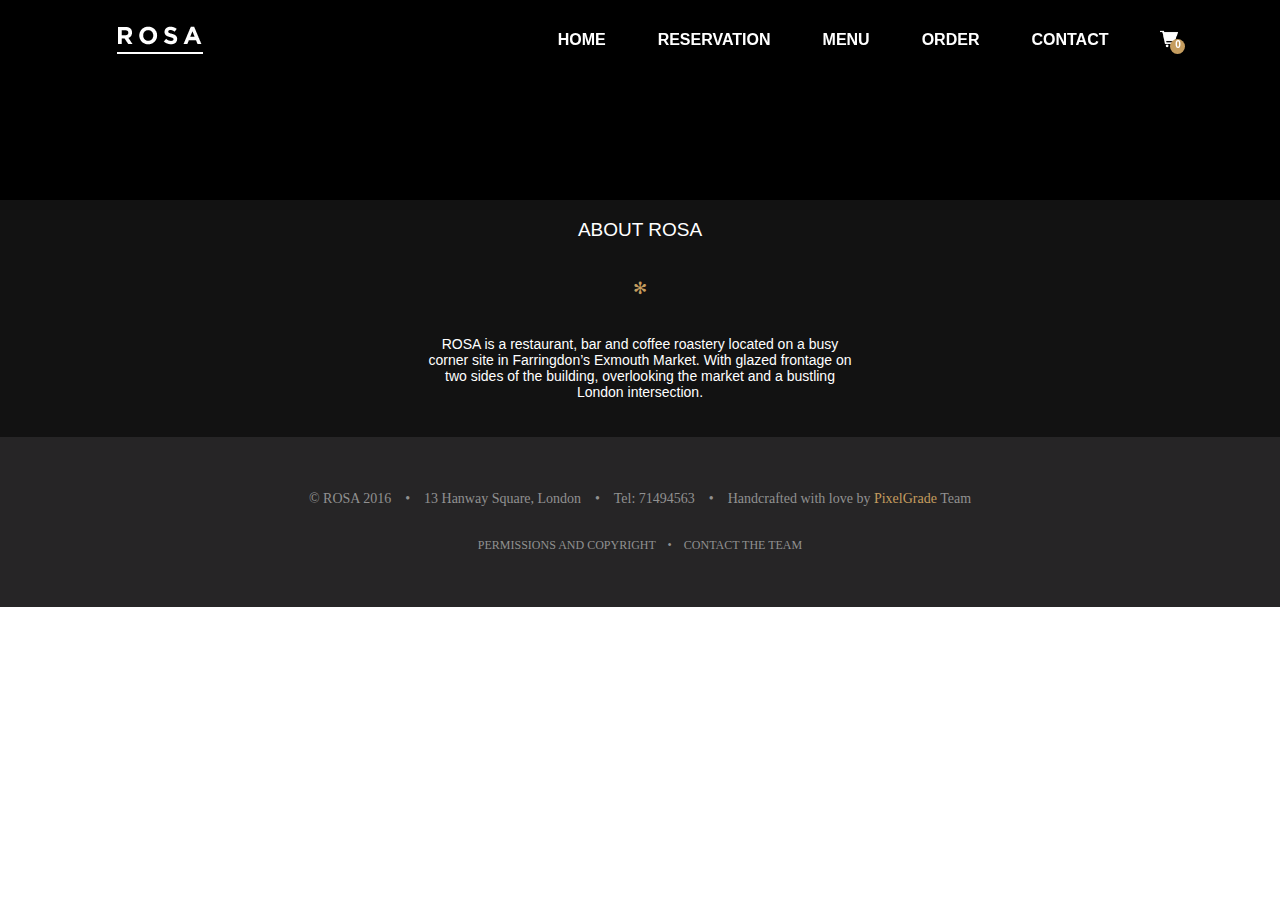
<file: index.html>
<!DOCTYPE html>
<html lang="en">
<head>
    <meta charset="UTF-8">
    <title>Index</title>
    <link rel="stylesheet" href="css/index.css">
    <link rel="stylesheet" href="css/responsive.css">
    <link rel="stylesheet" href="css/home.css">
    <!--<link href="https://fonts.googleapis.com/css?family=Cabin" rel="stylesheet">-->
    <!--<link href="https://fonts.googleapis.com/css?family=Source+Sans+Pro" rel="stylesheet">-->
    <!--<link href="https://fonts.googleapis.com/css?family=Herr+Von+Muellerhoff" rel="stylesheet">-->
</head>
<script src="js/headerEffect.js"></script>

<body onresize="navResposive()">
<div class="nav" id="navigation">
    <div id="icmenu" onclick="changeIcon(this)">
        <div class="bar1"></div>
        <div class="bar2"></div>
        <div class="bar3"></div>
    </div>
    <div class="logo" id="logo"></div>
    <div class="menu" id="menuBar">
       <ul>
           <li><a href="home.html" target="f">HOME</a></li>
           <li><a href="reservation.html" target="f">RESERVATION</a></li>
           <li><a href="menu.html" target="f">MENU</a></li>
           <li><a href="order.html" target="f">ORDER</a></li>
           <li><a href="contact.html" target="f">CONTACT</a></li>
           <li  onmouseover="showSubMenu()" onmouseout="hideSubMenu()"><a href="cart.html"><img src="img/ic_shopping_w.png" alt="" id="icshopping"></a>
               <div id="showAmount">0</div>
               <div id="submenu">
                    <ul>
                         <li id="cost">£0.00</li>
                         <li><a href="cart.html">View Cart</a></li>
                         <li><a href="checkout.html">Check Out</a></li>
                     </ul>

               </div>

           </li>
       </ul>
    </div>
</div>
<div id="disk">

</div>
<div id="content" style="height: 200px;background-color: black">




</div>
<div class="footer">
    <div class="footer_above">
        <p class="col-12">ABOUT ROSA</p>
        <p class="col-12 footer-symbol">✻</p>
        <p class="col-4">ROSA is a restaurant, bar and coffee roastery located on a busy corner site in Farringdon’s Exmouth Market. With glazed frontage on two sides of the building, overlooking the market and a bustling London intersection.</p>
    </div>
    <div class="footer_below">
    <p>© ROSA 2016 &nbsp;&nbsp; • &nbsp;&nbsp;  13 Hanway Square, London &nbsp;&nbsp;  • &nbsp;&nbsp;  Tel: 71494563  &nbsp;&nbsp; • &nbsp;&nbsp;  Handcrafted with love by <span>PixelGrade</span> Team</p>
        <p>PERMISSIONS AND COPYRIGHT &nbsp;&nbsp; • &nbsp;&nbsp;  CONTACT THE TEAM</p>
    </div>

</div>

</body>
</html>
</file>
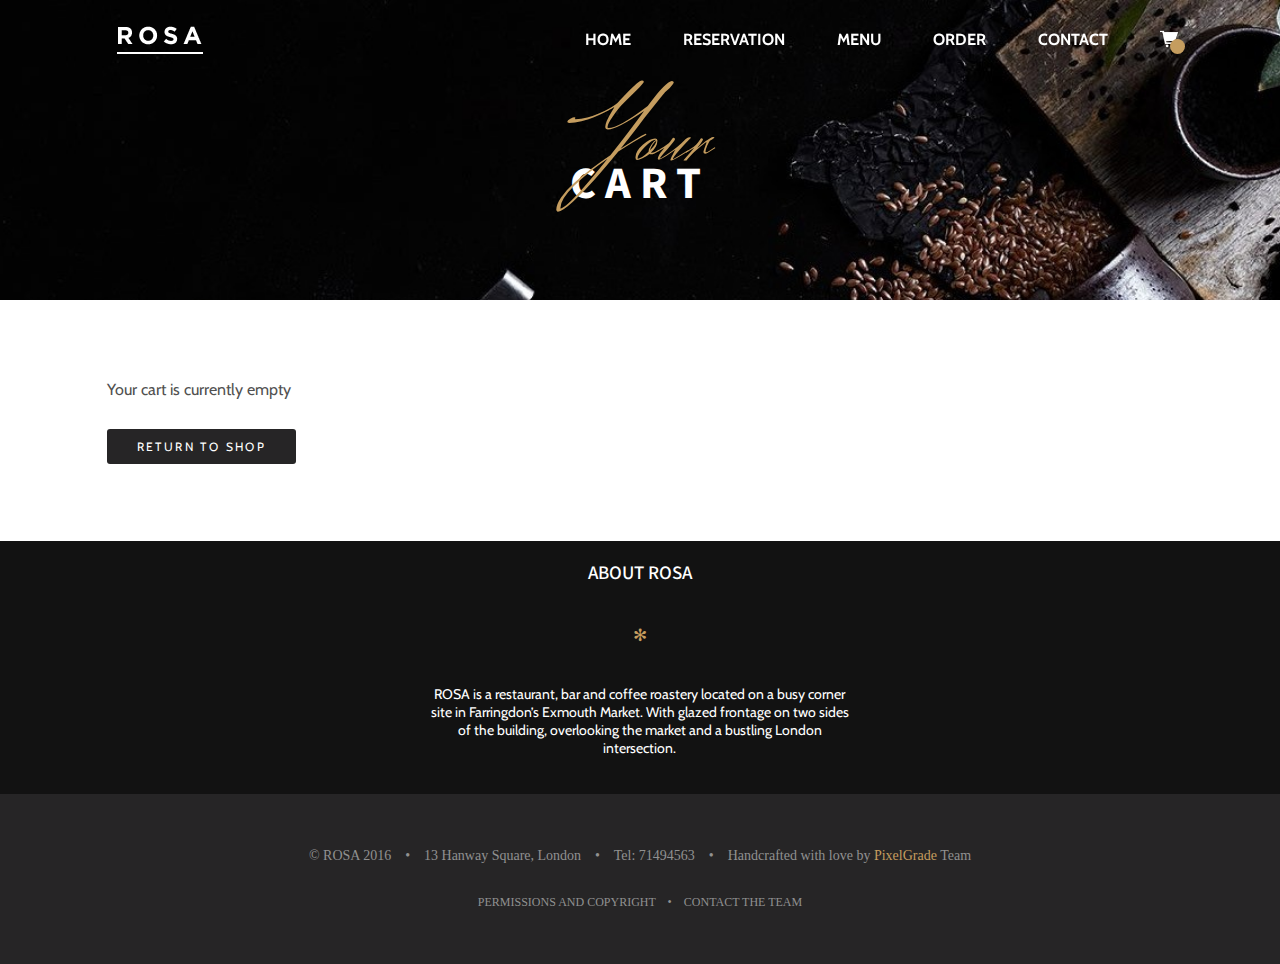
<file: cart.html>
<!DOCTYPE html>
<html lang="en">
<head>
    <meta charset="UTF-8">
    <title>Index</title>
    <link rel="stylesheet" href="css/index.css">
    <link rel="stylesheet" href="css/responsive.css">
    <link rel="stylesheet" href="css/cart.css">
    <link href="https://fonts.googleapis.com/css?family=Cabin" rel="stylesheet">
    <link href="https://fonts.googleapis.com/css?family=Source+Sans+Pro" rel="stylesheet">
    <link href="https://fonts.googleapis.com/css?family=Herr+Von+Muellerhoff" rel="stylesheet">
</head>
<script src="js/headerEffect.js"></script>
<script src="js/otherEffect.js"></script>
<script src="js/products.js"></script>
<script src="js/shoppingCart.js"></script>
<body onload="updateShowing();loadCartEffect()" onscroll="navigationChange()" onresize="navResposive()">
<div class="nav" id="navigation">
    <div id="icmenu" onclick="changeIcon(this)">
        <div class="bar1"></div>
        <div class="bar2"></div>
        <div class="bar3"></div>
    </div>
    <div class="logo" id="logo"></div>
    <div class="menu" id="menuBar">
        <ul>
            <li><a href="home.html" target="f">HOME</a></li>
            <li><a href="reservation.html" target="f">RESERVATION</a></li>
            <li><a href="menu.html" target="f">MENU</a></li>
            <li><a href="order.html" target="f">ORDER</a></li>
            <li><a href="contact.html" target="f">CONTACT</a></li>
            <li  onmouseover="showSubMenu()" onmouseout="hideSubMenu()"><a href="cart.html"><img src="img/ic_shopping_w.png" alt="" id="icshopping"></a>
                <div id="showAmount">0</div>
                <div id="submenu">
                    <ul>
                        <li id="cost">£0.00</li>
                        <li><a href="cart.html">View Cart</a></li>
                        <li><a href="checkout.html">Check Out</a></li>
                    </ul>

                </div>

            </li>
        </ul>
    </div>
</div>
<div id="content">
    <div id="header">
        <div id="welcome" class="col-12">
            <p id="first-line">Your</p>
            <p id="second-line">CART</p>

        </div>
    </div>
    <!--<div id="cartUpdated">Cart updated</div>-->
    <div id="listItem">
        <div id="productTable">
            <table cellspacing="0" id="tableLarge">
                <!--<tr>-->
                    <!--<th></th>-->
                    <!--<th>Product</th>-->
                    <!--<th>Price</th>-->
                    <!--<th>Quantity</th>-->
                    <!--<th>Total</th>-->
                    <!--<th></th>-->
                <!--</tr>-->
                <!--<tr>-->
                    <!--<td><img src="img/order1.jpg" alt=""></td>-->
                    <!--<td><span>Pesto Cauliflower</span></td>-->
                    <!--<td>&pound;14.95</td>-->
                    <!--<td><input type="number" min="1" max="30" value="1" class="amount"></td>-->
                    <!--<td>&pound;29.90</td>-->
                    <!--<td><span class="close">x</span></td>-->
                <!--</tr>-->


            </table>

            <table id="tbSmall">

            </table>



            <!--<input type="text" placeholder="COUPON CODE" id="sale">-->
            <!--<input type="button" value="APPLY COUPTON" onclick="checkCode()" >-->
            <!--<input type="button" disabled="disabled" value="UPDATE CART" id="updateBtn">-->
        </div>
        <div id="totalTable">
            <table cellspacing="0">
                <caption>CART TOTALS</caption>
                <tr>
                    <td>Subtotal</td>
                    <td id="subcash">&pound;</td>
                </tr>
                <tr>
                    <td>Total</td>
                    <td id="cash">&pound;</td>
                </tr>
            </table>
            <input type="button" value="PROCEED TO CHECKOUT" onclick="window.location.replace('checkout.html')">
        </div>
    </div>
    <div id="emptyProduct">
        <p>Your cart is currently empty</p>
        <a href="order.html">RETURN TO SHOP</a>
    </div>



</div>
<div class="footer">
    <div class="footer_above">
        <p class="col-12">ABOUT ROSA</p>
        <p class="col-12 footer-symbol">✻</p>
        <p class="col-4">ROSA is a restaurant, bar and coffee roastery located on a busy corner site in Farringdon’s Exmouth Market. With glazed frontage on two sides of the building, overlooking the market and a bustling London intersection.</p>
    </div>
    <div class="footer_below">
        <p>© ROSA 2016 &nbsp;&nbsp; • &nbsp;&nbsp;  13 Hanway Square, London &nbsp;&nbsp;  • &nbsp;&nbsp;  Tel: 71494563  &nbsp;&nbsp; • &nbsp;&nbsp;  Handcrafted with love by <span>PixelGrade</span> Team</p>
        <p>PERMISSIONS AND COPYRIGHT &nbsp;&nbsp; • &nbsp;&nbsp;  CONTACT THE TEAM</p>
    </div>

</div>
</body>
</html>
</file>
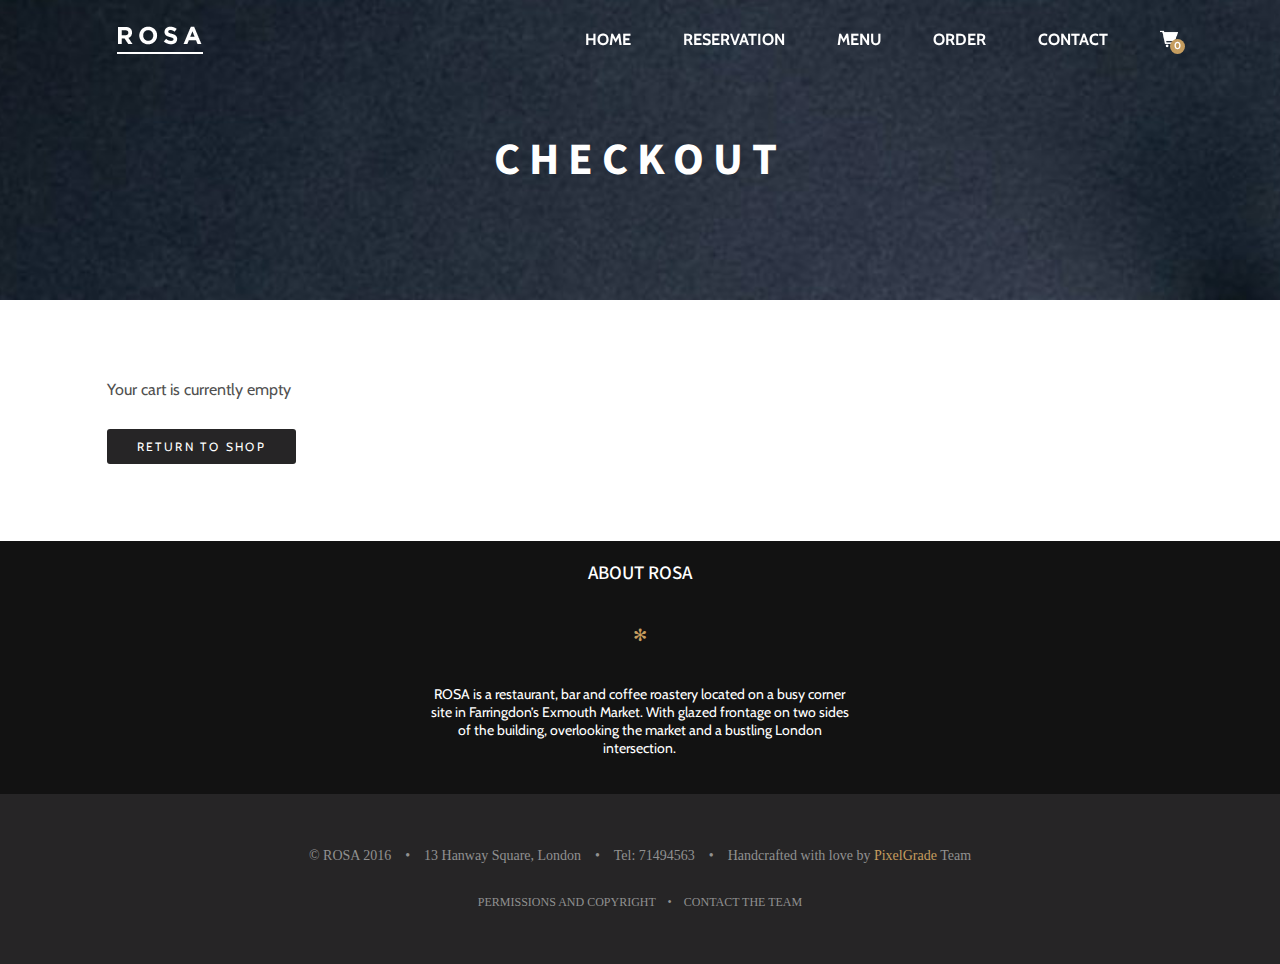
<file: checkout.html>
<!DOCTYPE html>
<html lang="en">
<head>
    <meta charset="UTF-8">
    <title>Index</title>
    <link rel="stylesheet" href="css/index.css">
    <link rel="stylesheet" href="css/responsive.css">
    <link rel="stylesheet" href="css/checkout.css">
    <link href="https://fonts.googleapis.com/css?family=Cabin" rel="stylesheet">
    <link href="https://fonts.googleapis.com/css?family=Source+Sans+Pro" rel="stylesheet">
    <link href="https://fonts.googleapis.com/css?family=Herr+Von+Muellerhoff" rel="stylesheet">
    <script src="js/headerEffect.js"></script>
    <script src="js/otherEffect.js"></script>
    <script src="js/shoppingCart.js"></script>
    <script src="js/checkFormMessage.js"></script>
</head>
<body onload="loadMenuEffect();initialize();showProductOrder();" onscroll="navigationChange()" onresize="navResposive()">
<div class="nav" id="navigation">
    <div id="icmenu" onclick="changeIcon(this)">
        <div class="bar1"></div>
        <div class="bar2"></div>
        <div class="bar3"></div>
    </div>
    <div class="logo" id="logo"></div>
    <div class="menu" id="menuBar">
        <ul>
            <li><a href="home.html" target="f">HOME</a></li>
            <li><a href="reservation.html" target="f">RESERVATION</a></li>
            <li><a href="menu.html" target="f">MENU</a></li>
            <li><a href="order.html" target="f">ORDER</a></li>
            <li><a href="contact.html" target="f">CONTACT</a></li>
            <li  onmouseover="showSubMenu()" onmouseout="hideSubMenu()"><a href="cart.html"><img src="img/ic_shopping_w.png" alt="" id="icshopping"></a>
                <div id="showAmount">0</div>
                <div id="submenu">
                    <ul>
                        <li id="cost">£0.00</li>
                        <li><a href="cart.html">View Cart</a></li>
                        <li><a href="checkout.html">Check Out</a></li>
                    </ul>

                </div>

            </li>
        </ul>
    </div>
</div>

<div id="content">
    <div id="header">
        <p id="second-line">CHECKOUT</p>
    </div>

    <!--<div id="cartUpdated">Cart updated</div>-->

    <div id="emptyProduct">
        <p>Your cart is currently empty</p>
        <a href="order.html">RETURN TO SHOP</a>
    </div>

    <div id="hasProduct">
        <div id="customerInfo" class="col-6">
            <form action="home.html">
                <table>
                    <caption>BILLING DETAILS</caption>
                    <tr>
                        <td>First Name <span>*</span></td>
                        <td>Last Name <span>*</span></td>
                    </tr>
                    <tr>
                        <td><input type="text" id="firstname" required="required"></td>
                        <td><input type="text" id="lastname" required="required"></td>
                    </tr>
                    <tr>
                        <td colspan="2">Company Name</td>
                    </tr>
                    <tr>
                        <td colspan="2"><input type="text" id="company"></td>
                    </tr>
                    <tr>
                        <td>Email Address <span>*</span></td>
                        <td>Phone <span>*</span></td>
                    </tr>
                    <tr>
                        <td><input type="email" id="email" required="required"></td>
                        <td><input type="phone" id="phone" required="required"></td>
                    </tr>
                    <tr>
                        <td colspan="2">Address <span>*</span></td>
                    </tr>
                    <tr>
                        <td colspan="2"><input type="text" placeholder="address, street, district" id="address" required="required"></td>
                    </tr>
                    <tr>
                        <td colspan="2">Town / City <span>*</span></td>
                    </tr>
                    <tr>
                        <td colspan="2"><input type="text" id="city" required="required"></td>
                    </tr>

                </table>
            </form>
        </div>
        <div id="orderNote" class="col-6">
            <table>
                <caption>ADDITIONAL INFORMATION</caption>
                <tr>
                    <td>Order Notes</td>
                </tr>
                <tr>
                    <td><textarea name="" ></textarea></td>
                </tr>
            </table>
        </div>
        <div id="bill" class="col-12">
            <table cellspacing="0" id="yourOrder">
                <caption>YOUR ORDER</caption>
                <tr>
                    <th>Product</th>
                    <th>Total</th>
                </tr>
                <!--<tr>-->
                    <!--<td>Five-Spice Orange Beef 	× 1</td>-->
                    <!--<td>£9.45</td>-->
                <!--</tr>-->
                <!--<tr>-->
                    <!--<td><b>Subtotal</b></td>-->
                    <!--<td><b>£9.45</b></td>-->
                <!--</tr>-->
                <!--<tr>-->
                    <!--<td><b>Total</b></td>-->
                    <!--<td><b>£9.45</b></td>-->
                <!--</tr>-->
            </table>
            <input type="button" value="PLACE ORDER" id="orderBtn" onclick="checkFormOder()">
        </div>

    </div>

</div>

<div class="footer">
    <div class="footer_above">
        <p class="col-12">ABOUT ROSA</p>
        <p class="col-12 footer-symbol">✻</p>
        <p class="col-4">ROSA is a restaurant, bar and coffee roastery located on a busy corner site in Farringdon’s Exmouth Market. With glazed frontage on two sides of the building, overlooking the market and a bustling London intersection.</p>
    </div>
    <div class="footer_below">
        <p>© ROSA 2016 &nbsp;&nbsp; • &nbsp;&nbsp;  13 Hanway Square, London &nbsp;&nbsp;  • &nbsp;&nbsp;  Tel: 71494563  &nbsp;&nbsp; • &nbsp;&nbsp;  Handcrafted with love by <span>PixelGrade</span> Team</p>
        <p>PERMISSIONS AND COPYRIGHT &nbsp;&nbsp; • &nbsp;&nbsp;  CONTACT THE TEAM</p>
    </div>

</div>
</body>
</html>
</file>
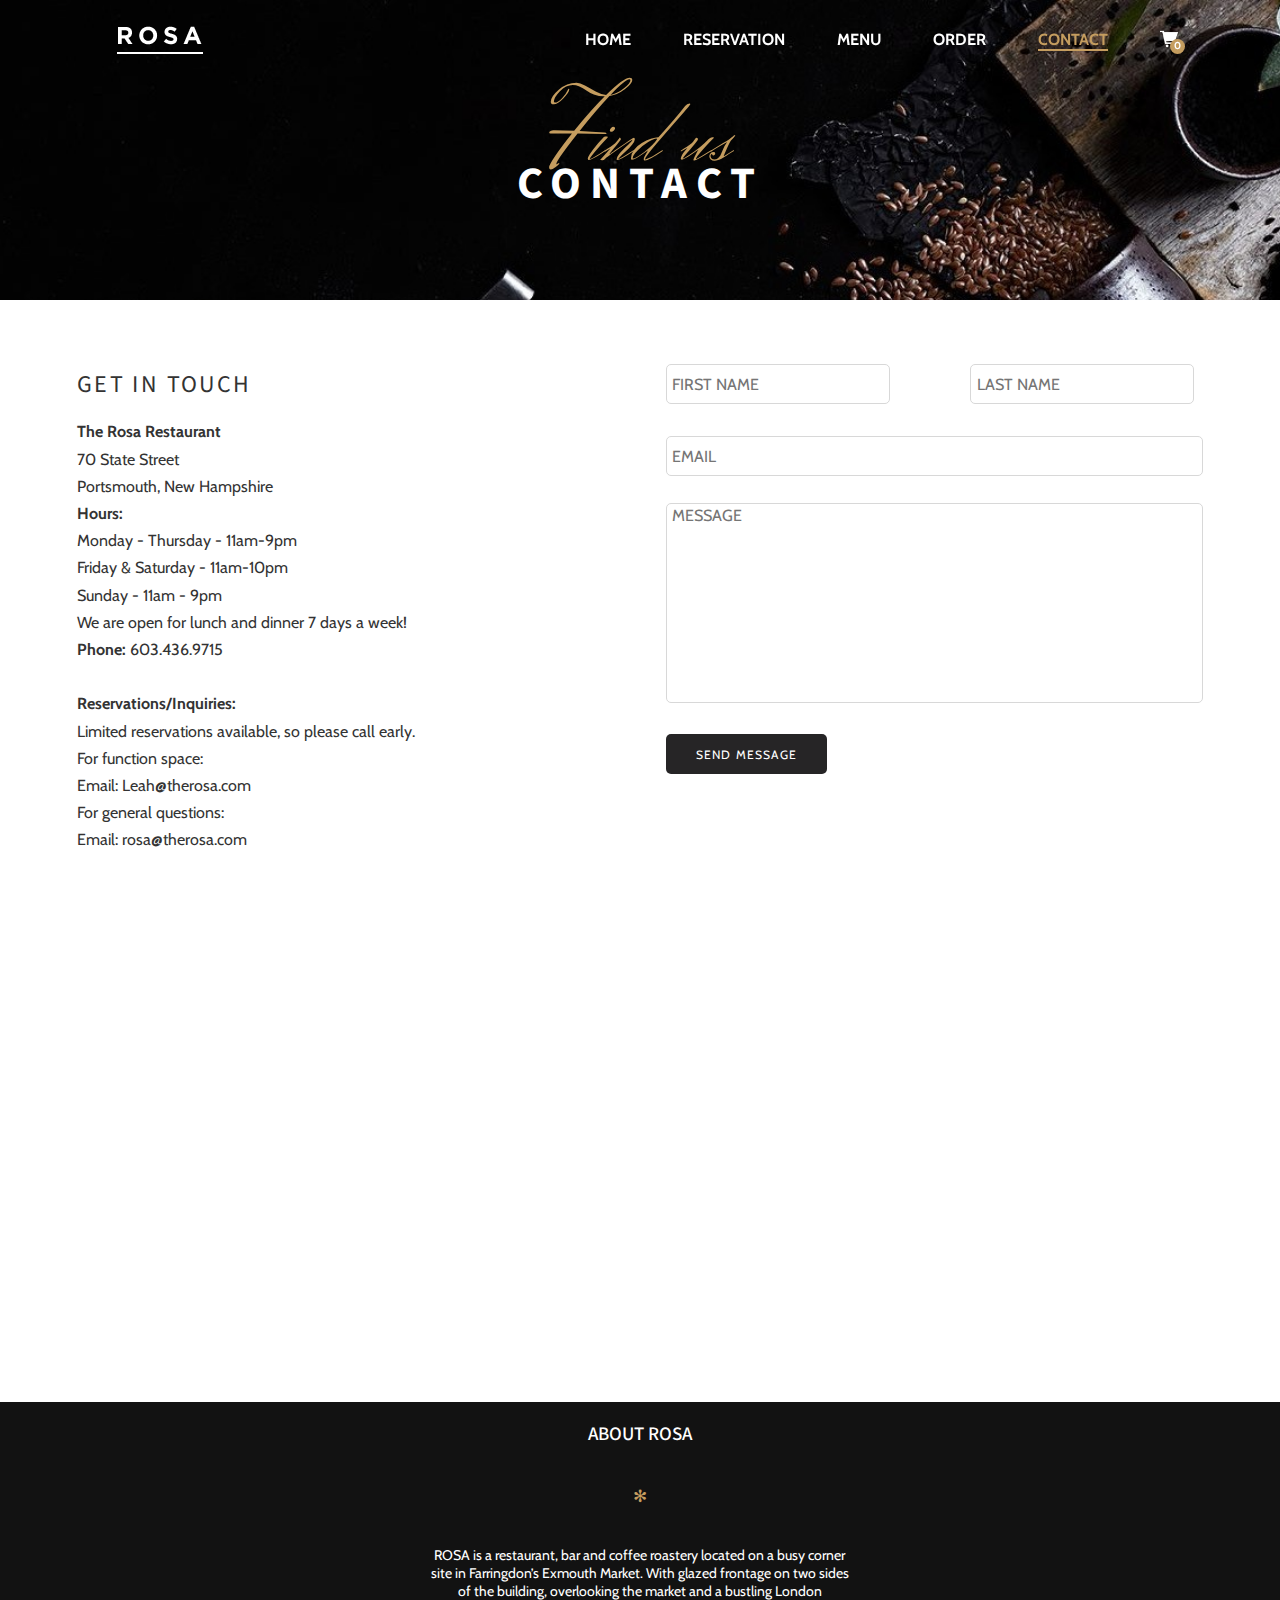
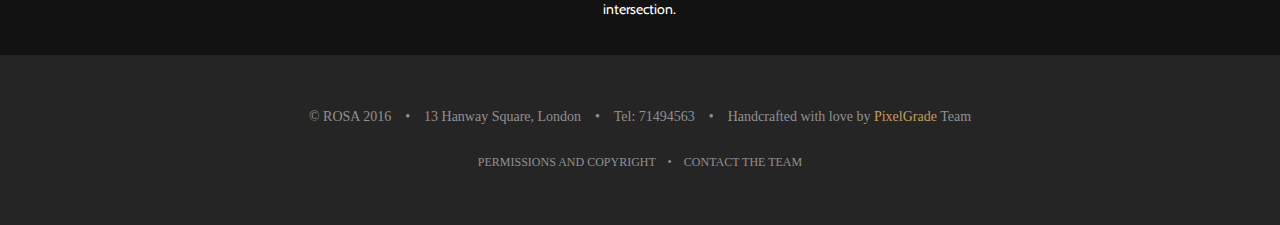
<file: contact.html>
<!DOCTYPE html>
<html lang="en">
<head>
    <meta charset="UTF-8">
    <title>Index</title>
    <link rel="stylesheet" href="css/index.css">
    <link rel="stylesheet" href="css/responsive.css">
    <link rel="stylesheet" href="css/contact.css">
    <link href="https://fonts.googleapis.com/css?family=Cabin" rel="stylesheet">
    <link href="https://fonts.googleapis.com/css?family=Source+Sans+Pro" rel="stylesheet">
    <link href="https://fonts.googleapis.com/css?family=Herr+Von+Muellerhoff" rel="stylesheet">
</head>
<script src="js/headerEffect.js"></script>
<script src="js/otherEffect.js"></script>
<script src="js/checkFormMessage.js"></script>
<script src="js/shoppingCart.js"></script>
<body onload="loadContactEffect()" onscroll="navigationChange()" onresize="navResposive()">
<div class="nav" id="navigation">
    <div id="icmenu" onclick="changeIcon(this)">
        <div class="bar1"></div>
        <div class="bar2"></div>
        <div class="bar3"></div>
    </div>
    <div class="logo" id="logo"></div>
    <div class="menu" id="menuBar">
        <ul>
            <li><a href="home.html" target="f">HOME</a></li>
            <li><a href="reservation.html" target="f">RESERVATION</a></li>
            <li><a href="menu.html" target="f">MENU</a></li>
            <li><a href="order.html" target="f">ORDER</a></li>
            <li class="actived"><a href="contact.html" target="f">CONTACT</a></li>
            <li  onmouseover="showSubMenu()" onmouseout="hideSubMenu()"><a href="cart.html"><img src="img/ic_shopping_w.png" alt="" id="icshopping"></a>
                <div id="showAmount">0</div>
                <div id="submenu">
                    <ul>
                        <li id="cost">£0.00</li>
                        <li><a href="cart.html">View Cart</a></li>
                        <li><a href="checkout.html">Check Out</a></li>
                    </ul>

                </div>

            </li>
        </ul>
    </div>
</div>
<div id="disk">
    <!--<div class="bullet"></div>-->
    <!--<div class="bullet"></div>-->
    <!--<div class="bullet"></div>-->
</div>
<div id="content">

    <div id="header">
        <div id="welcome" class="col-12">
            <p id="first-line">Find us</p>
            <p id="second-line">CONTACT</p>

        </div>
    </div>
    <div id="text" class="col-6">
        <h1>GET IN TOUCH</h1>
        <p><b>The Rosa Restaurant</b> <br>
            70 State Street <br>
            Portsmouth, New Hampshire <br>
            <b>Hours:</b> <br>
            Monday - Thursday - 11am-9pm<br>
            Friday & Saturday - 11am-10pm<br>
            Sunday - 11am - 9pm<br>
            We are open for lunch and dinner 7 days a week!<br>
            <b>Phone:</b> 603.436.9715<br>
            <br>
            <b>Reservations/Inquiries:</b><br>
            Limited reservations available, so please call early.<br>
            For function space:<br>
            Email: Leah@therosa.com<br>
            For general questions:<br>
            Email: rosa@therosa.com</p>

    </div>
    <div id="form" class="col-6">
        <form action="" method="post">
            <input type="text" placeholder="FIRST NAME" id="firstname" class="col-5">
            <input type="text" placeholder="LAST NAME" id="lastname" class="col-5">
            <input type="email" placeholder="EMAIL" id="email">
            <textarea id="messsage" placeholder="MESSAGE"></textarea>
            <input type="submit" value="SEND MESSAGE" id="button" onclick="return sendMessage()">
        </form>
    </div>
    <div id="map">
        <iframe src="https://www.google.com/maps/embed?pb=!1m18!1m12!1m3!1d2914.306705795709!2d-70.75626588520497!3d43.077046879145215!2m3!1f0!2f0!3f0!3m2!1i1024!2i768!4f13.1!3m3!1m2!1s0x89e2bf0dc1eee5bd%3A0x5e699d0df65ac0c9!2s70+State+Street%2C+Portsmouth%2C+NH+03801!5e0!3m2!1sen!2s!4v1488804950485" frameborder="0" style="border:0" allowfullscreen ></iframe>
    </div>

</div>
<div class="footer">
    <div class="footer_above">
        <p class="col-12">ABOUT ROSA</p>
        <p class="col-12 footer-symbol">✻</p>
        <p class="col-4">ROSA is a restaurant, bar and coffee roastery located on a busy corner site in Farringdon’s Exmouth Market. With glazed frontage on two sides of the building, overlooking the market and a bustling London intersection.</p>
    </div>
    <div class="footer_below">
        <p>© ROSA 2016 &nbsp;&nbsp; • &nbsp;&nbsp;  13 Hanway Square, London &nbsp;&nbsp;  • &nbsp;&nbsp;  Tel: 71494563  &nbsp;&nbsp; • &nbsp;&nbsp;  Handcrafted with love by <span>PixelGrade</span> Team</p>
        <p>PERMISSIONS AND COPYRIGHT &nbsp;&nbsp; • &nbsp;&nbsp;  CONTACT THE TEAM</p>
    </div>

</div>
</body>
</html>
</file>
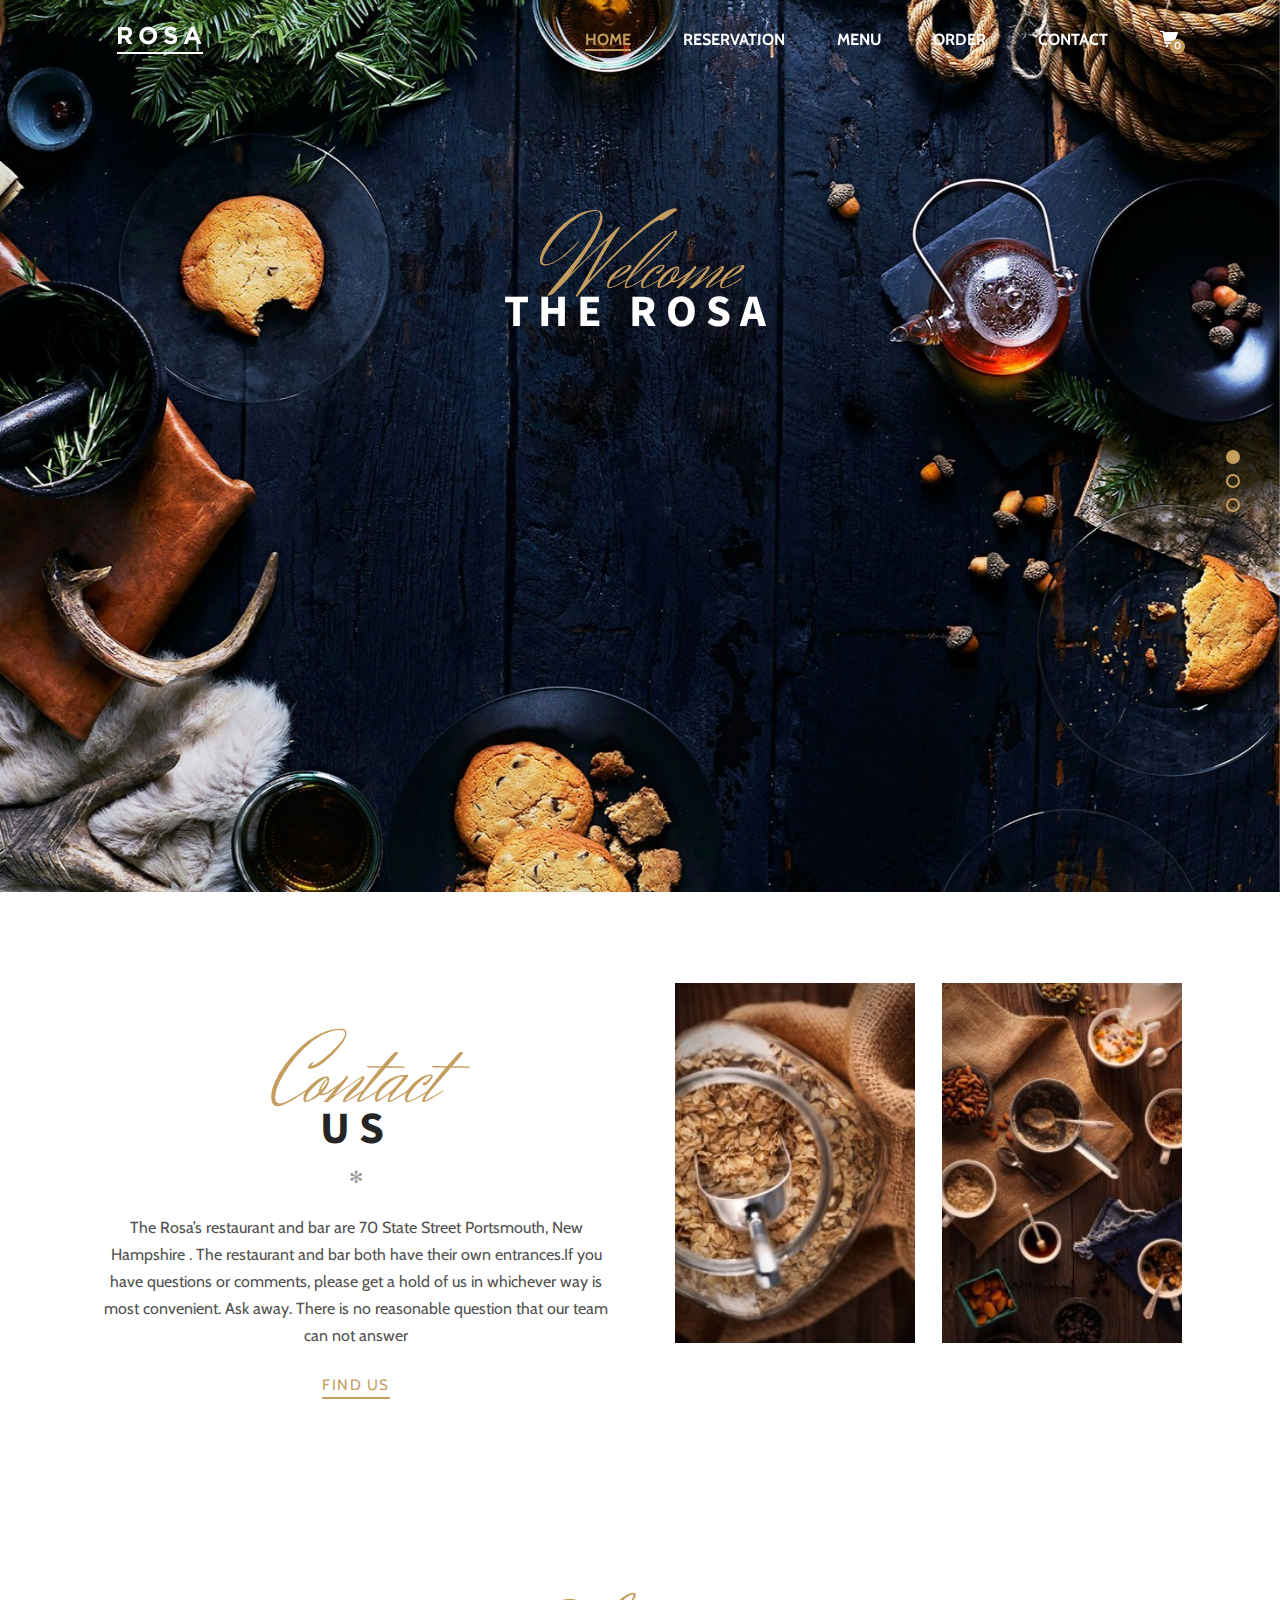
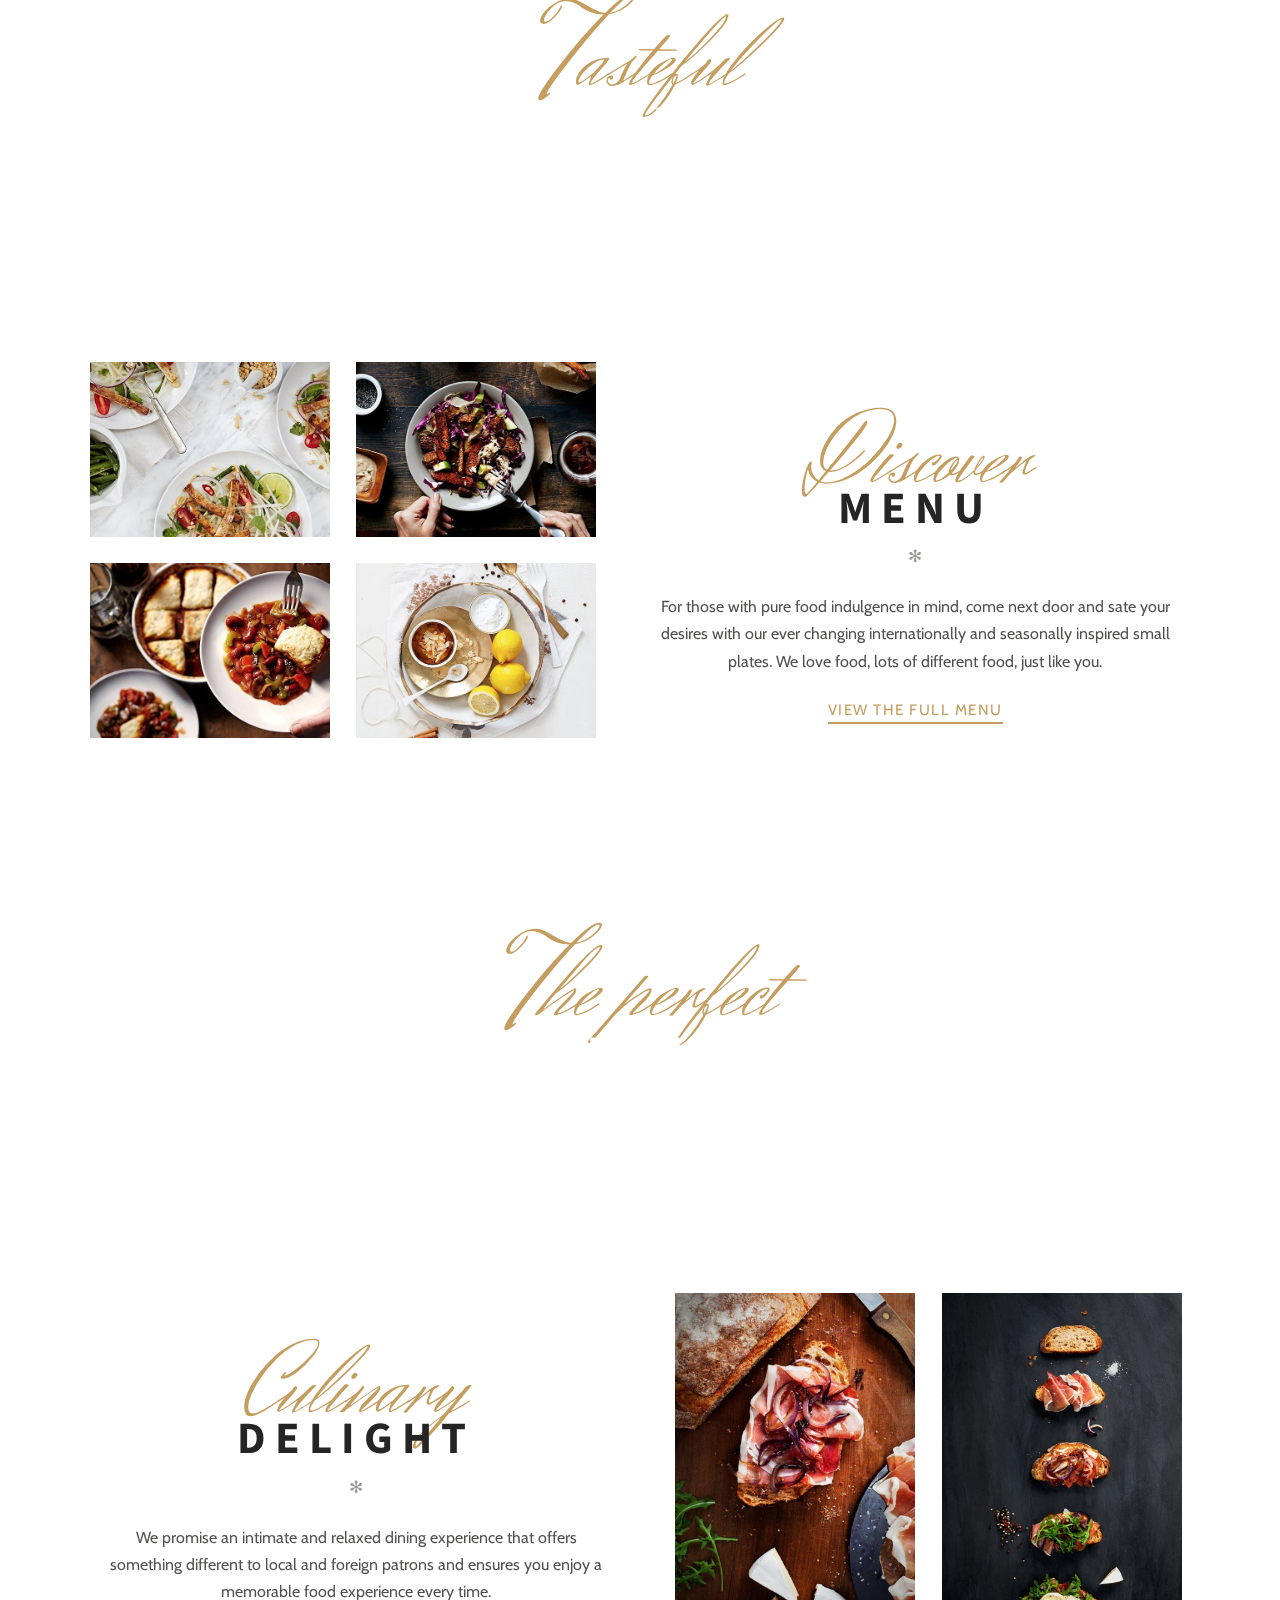
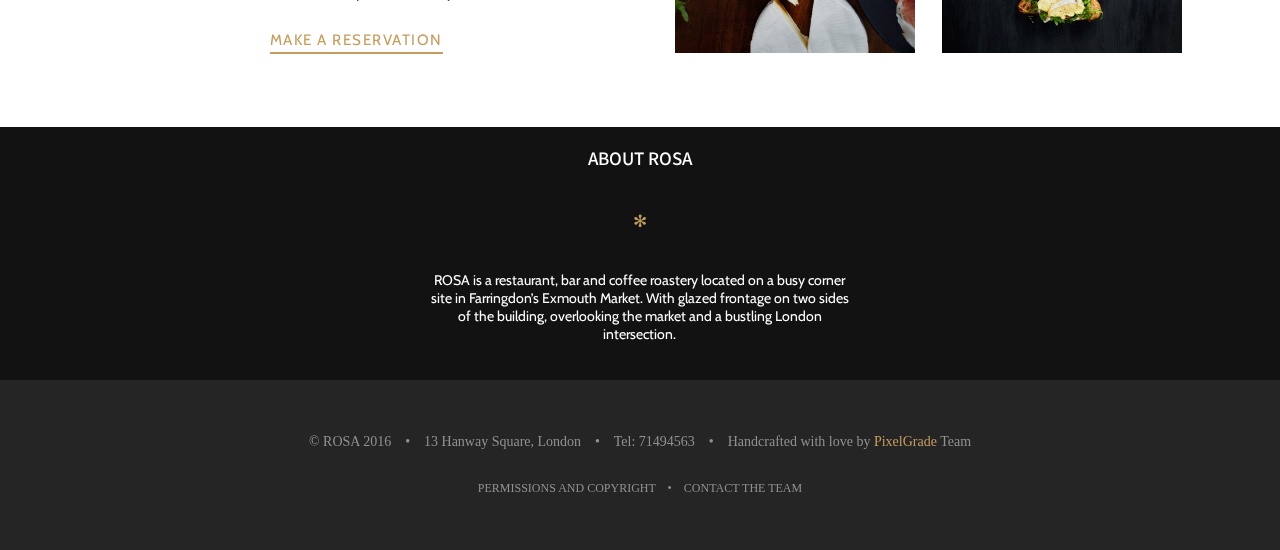
<file: home.html>
<!DOCTYPE html>
<html lang="en">
<head>
    <meta charset="UTF-8">
    <title>Index</title>
    <link rel="stylesheet" href="css/index.css">
    <link rel="stylesheet" href="css/responsive.css">
    <link rel="stylesheet" href="css/home.css">
    <link href="https://fonts.googleapis.com/css?family=Cabin" rel="stylesheet">
    <link href="https://fonts.googleapis.com/css?family=Source+Sans+Pro" rel="stylesheet">
    <link href="https://fonts.googleapis.com/css?family=Herr+Von+Muellerhoff" rel="stylesheet">
</head>
<script src="js/headerEffect.js"></script>
<script src="js/otherEffect.js"></script>
<script src="js/shoppingCart.js"></script>
<body onload="loadHomeEffect();updateShowing()" onscroll="navHome()" onresize="navResposive()">
<div class="nav" id="navigation">
    <div id="icmenu" onclick="changeIcon(this)">
        <div class="bar1"></div>
        <div class="bar2"></div>
        <div class="bar3"></div>
    </div>
    <div class="logo" id="logo"></div>
    <div class="menu" id="menuBar">
        <ul>
            <li class="actived"><a href="home.html" target="f">HOME</a></li>
            <li><a href="reservation.html" target="f">RESERVATION</a></li>
            <li><a href="menu.html" target="f">MENU</a></li>
            <li><a href="order.html" target="f">ORDER</a></li>
            <li><a href="contact.html" target="f">CONTACT</a></li>
            <li  onmouseover="showSubMenu()" onmouseout="hideSubMenu()"><a href="cart.html"><img src="img/ic_shopping_w.png" alt="" id="icshopping"></a>
                <div id="showAmount">0</div>
                <div id="submenu">
                    <ul>
                        <li id="cost">£0.00</li>
                        <li><a href="cart.html">View Cart</a></li>
                        <li><a href="checkout.html">Check Out</a></li>
                    </ul>

                </div>

            </li>
        </ul>
    </div>
</div>
<div id="disk">
    <!--<div class="bullet"></div>-->
    <!--<div class="bullet"></div>-->
    <!--<div class="bullet"></div>-->
</div>
<div id="content">

    <div id="header" >
        <img src="img/homebg1.jpg" alt="" id="img_bg">
        <div id="title">
            <div id="welcome" class="col-4">
                <p id="first-line">Welcome</p>
                <p id="second-line">THE ROSA</p>
                <hr id="hrLeft">
                <span>✻</span>
                <hr>
                <p id="third-line">READY TO BE OPENED</p>
                <p id="fourth-line"><a href="reservation.html">EXPLORE</a></p>
            </div>

        </div>
    </div>
    <div id="blog_part">
        <div class="text2 col-5">
            <p  class="title">Contact</p>
            <p class="second-title">US</p>
            <p class="symbol">✻</p>
            <p class="intro">The Rosa’s restaurant and bar are 70 State Street
                Portsmouth, New Hampshire . The restaurant and bar both have their own entrances.If you have questions or comments, please get a hold of us in whichever way is most convenient. Ask away. There is no reasonable question that our team can not answer</p>
            <p class="link"><a href="contact.html">FIND US</a></p>
        </div>
        <div class="image2 col-5" >
            <img src="img/home1.jpg" alt="">
            <img src="img/home2.jpg" alt="">
        </div>
    </div>
    <div id="menu_title" class="parallax">
        <p class="first-line">Tasteful</p>
        <p class="second-line">RECIPES</p>

    </div>
    <div id="menu_part">
        <div class="image col-5" >
            <img src="img/home3.jpg" alt="">
            <img src="img/home4.jpg" alt="">
            <img src="img/home5.jpg" alt="">
            <img src="img/home6.jpg" alt="">
        </div>
        <div class="text col-5">
            <p  class="title">Discover</p>
            <p class="second-title">MENU</p>
            <p class="symbol">✻</p>
            <p class="intro">For those with pure food indulgence in mind, come next door and sate your desires with our ever changing internationally and seasonally inspired small plates.  We love food, lots of different food, just like you.</p>
            <p class="link"><a href="menu.html">VIEW THE FULL MENU</a></p>
        </div>
    </div>
    <div id="reser_title" class="parallax">
        <p class="first-line">The perfect</p>
        <p class="second-line">BLEND</p>
    </div>
    <div id="reservation_part">

        <div class="text2 col-5">
            <p  class="title">Culinary</p>
            <p class="second-title">DELIGHT</p>
            <p class="symbol">✻</p>
            <p class="intro">We promise an intimate and relaxed dining experience that offers something different to local and foreign patrons and ensures you enjoy a memorable food experience every time.</p>
            <p class="link"><a href="reservation.html">MAKE A RESERVATION</a></p>
        </div>
        <div class="image2 col-5" >
            <img src="img/home7.jpg" alt="">
            <img src="img/home8.jpg" alt="">
        </div>
    </div>


</div>
<div class="footer">
    <div class="footer_above">
        <p class="col-12">ABOUT ROSA</p>
        <p class="col-12 footer-symbol">✻</p>
        <p class="col-4">ROSA is a restaurant, bar and coffee roastery located on a busy corner site in Farringdon’s Exmouth Market. With glazed frontage on two sides of the building, overlooking the market and a bustling London intersection.</p>
    </div>
    <div class="footer_below">
        <p>© ROSA 2016 &nbsp;&nbsp; • &nbsp;&nbsp;  13 Hanway Square, London &nbsp;&nbsp;  • &nbsp;&nbsp;  Tel: 71494563  &nbsp;&nbsp; • &nbsp;&nbsp;  Handcrafted with love by <span>PixelGrade</span> Team</p>
        <p>PERMISSIONS AND COPYRIGHT &nbsp;&nbsp; • &nbsp;&nbsp;  CONTACT THE TEAM</p>
    </div>

</div>
</body>
</html>
</file>
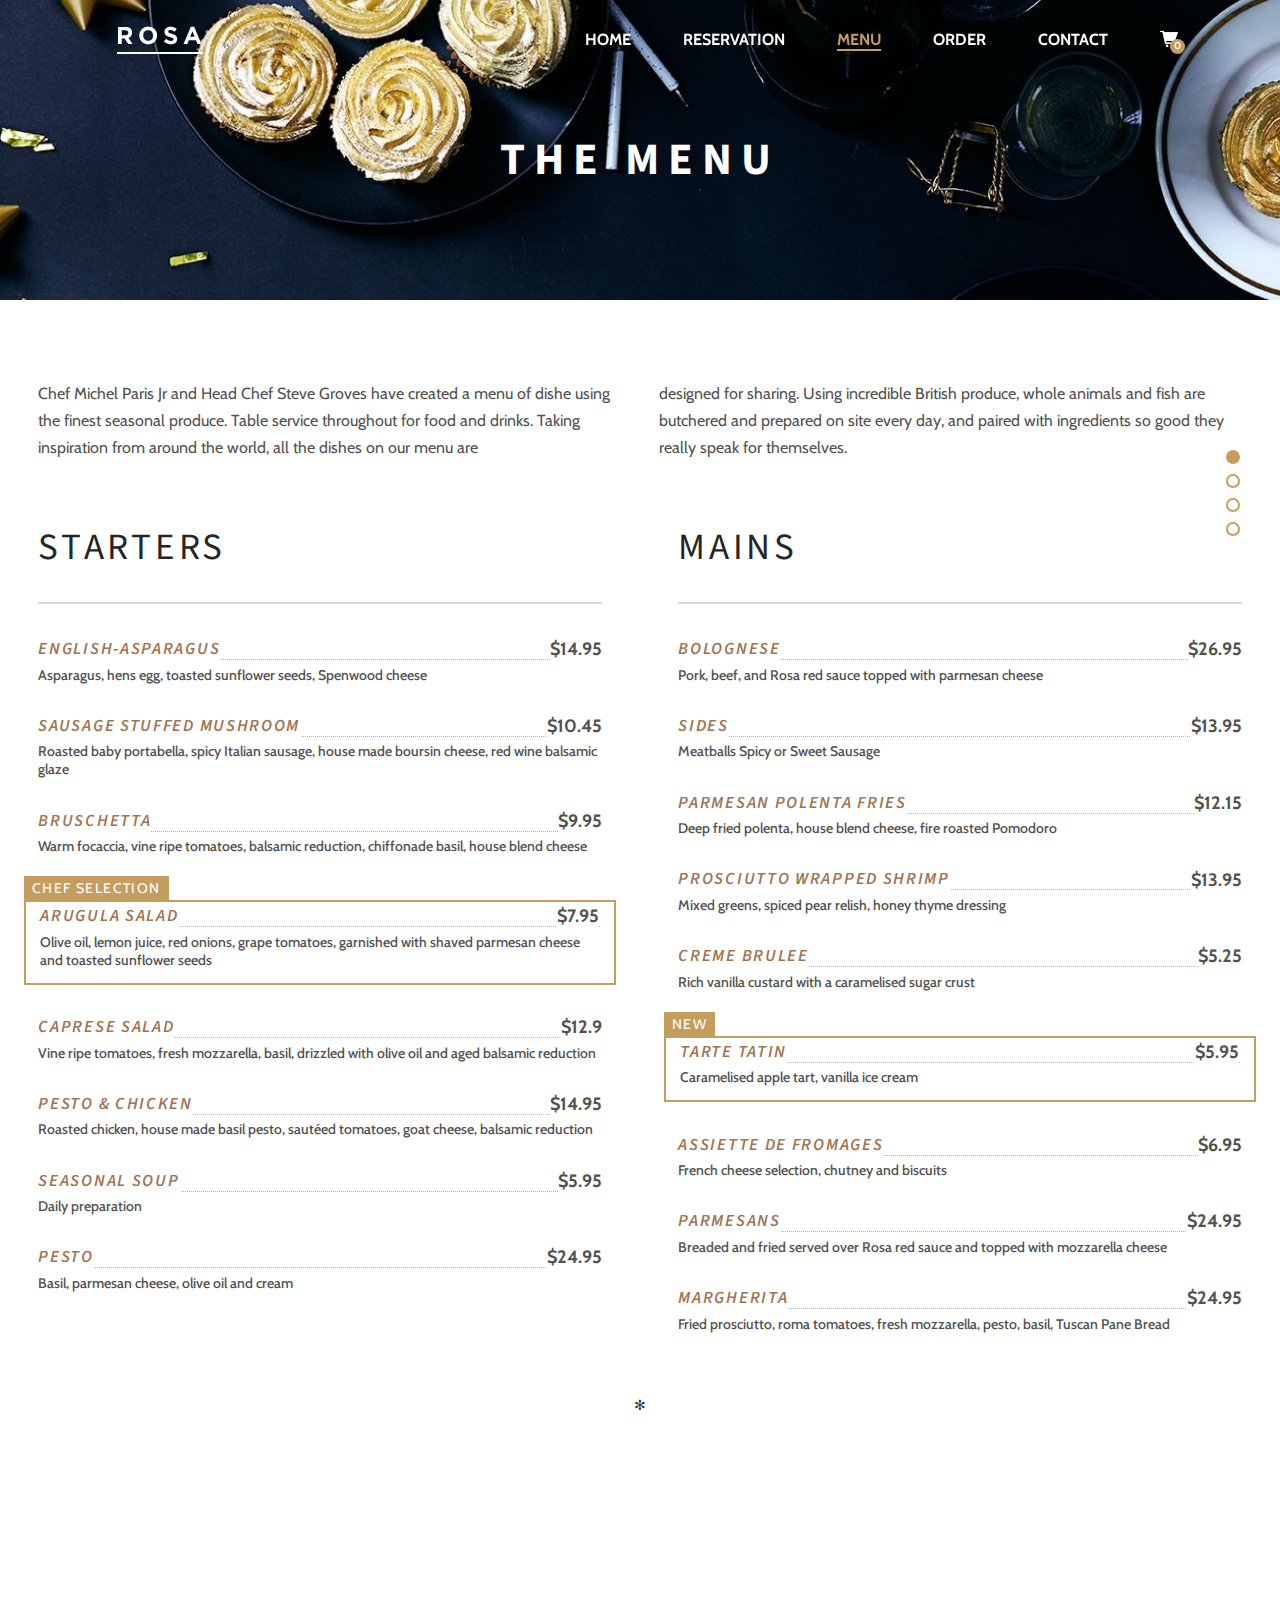
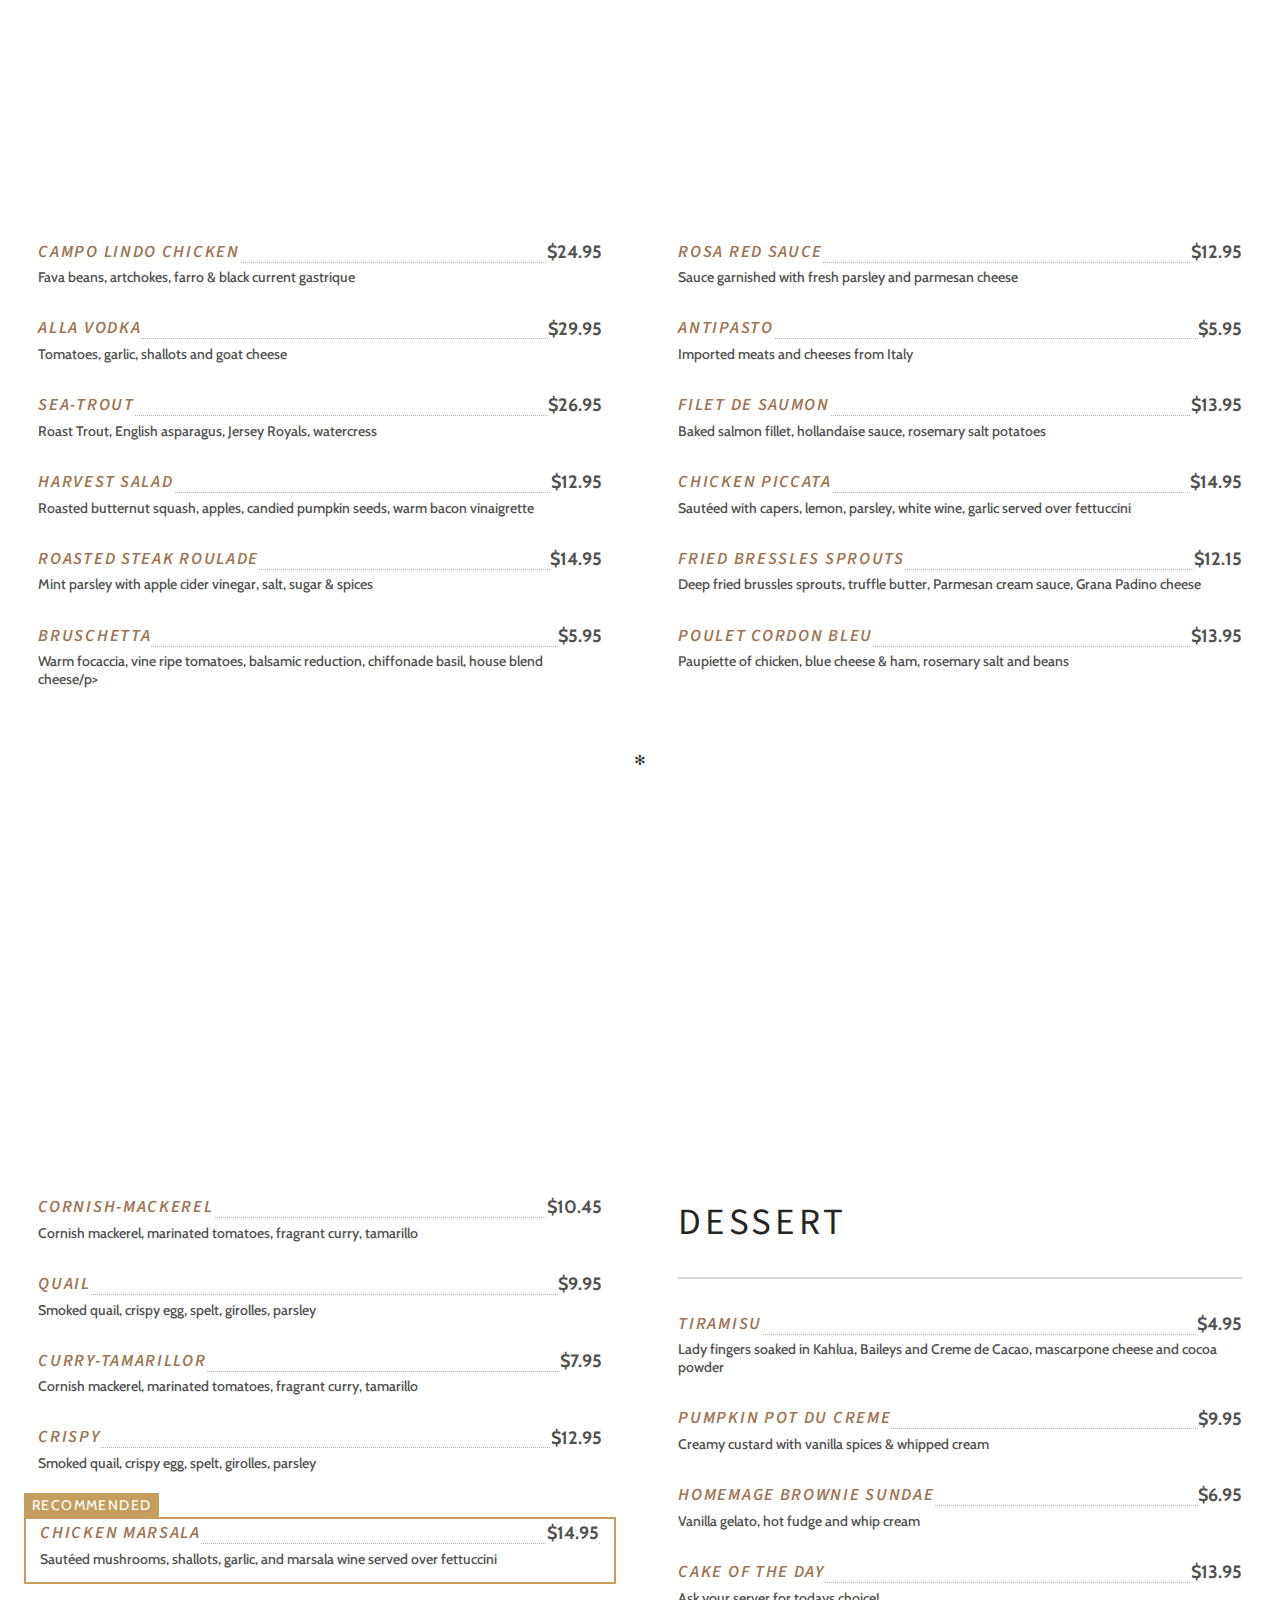
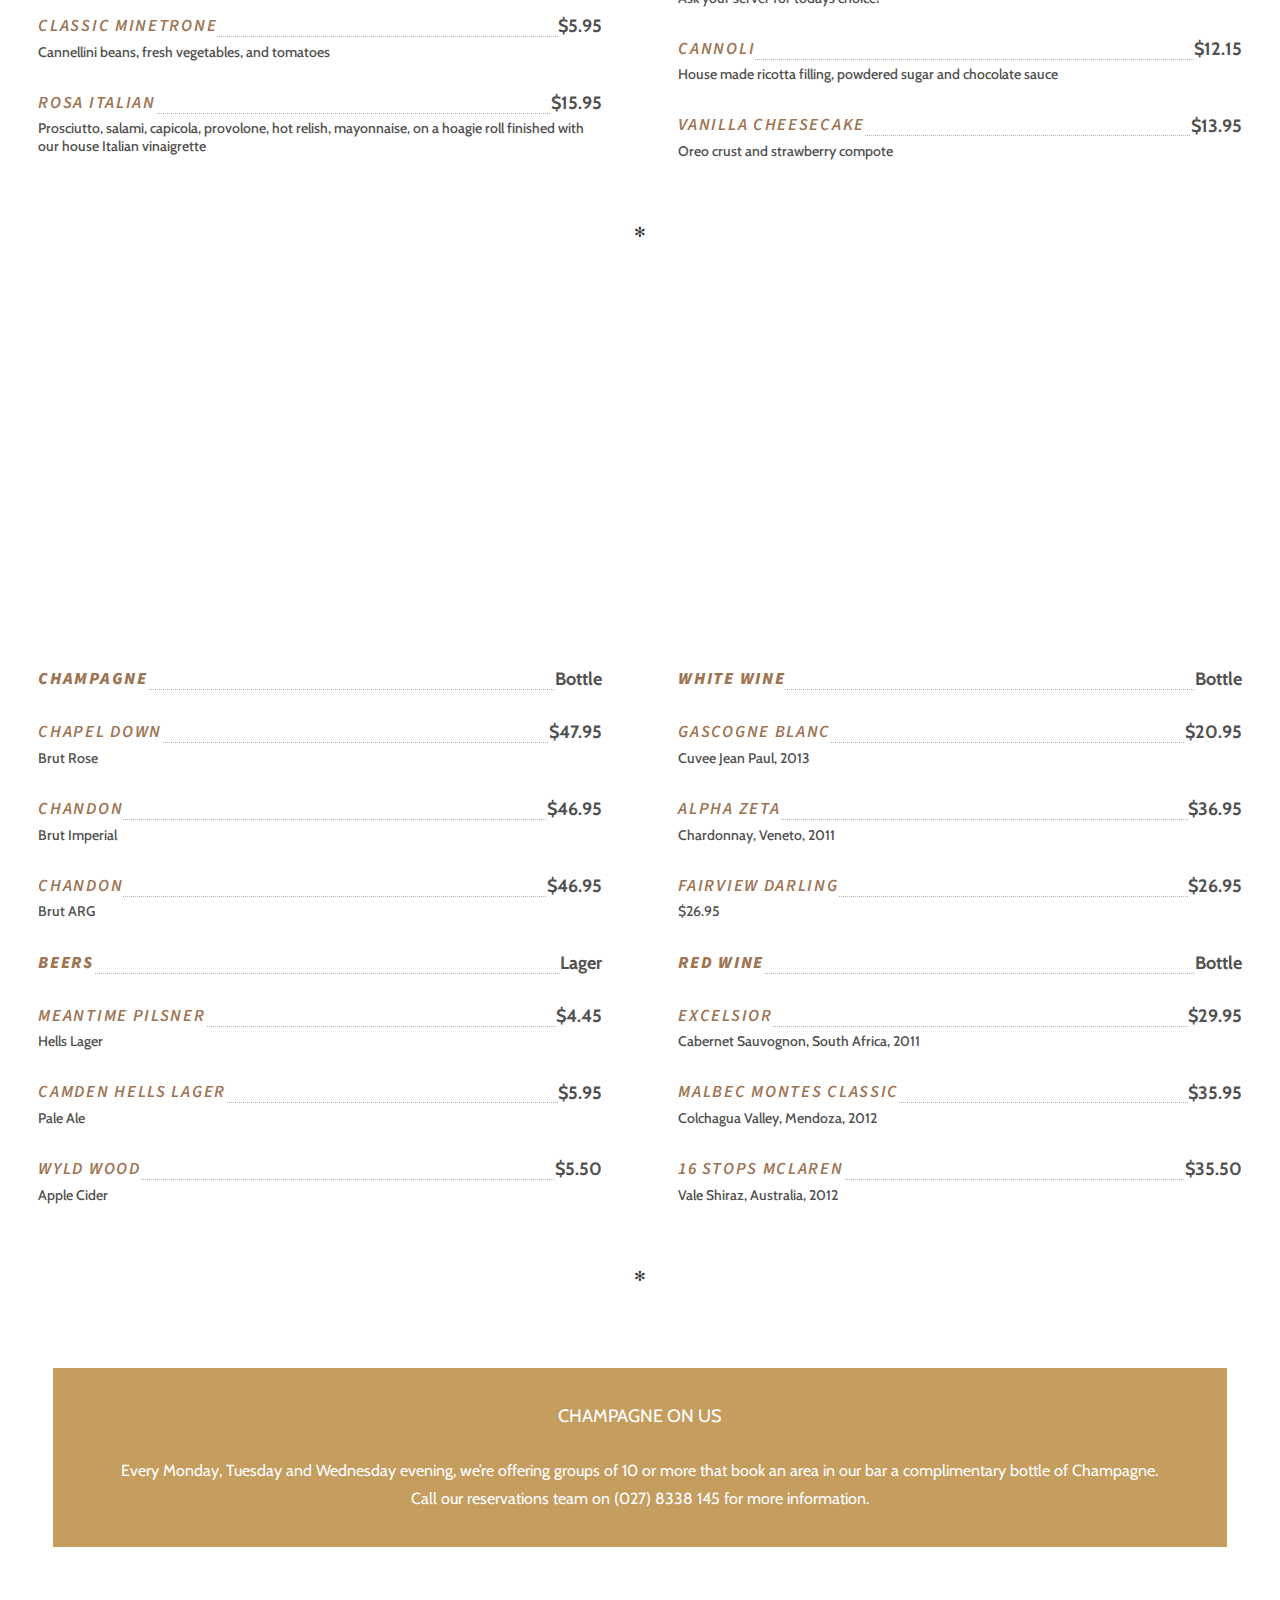
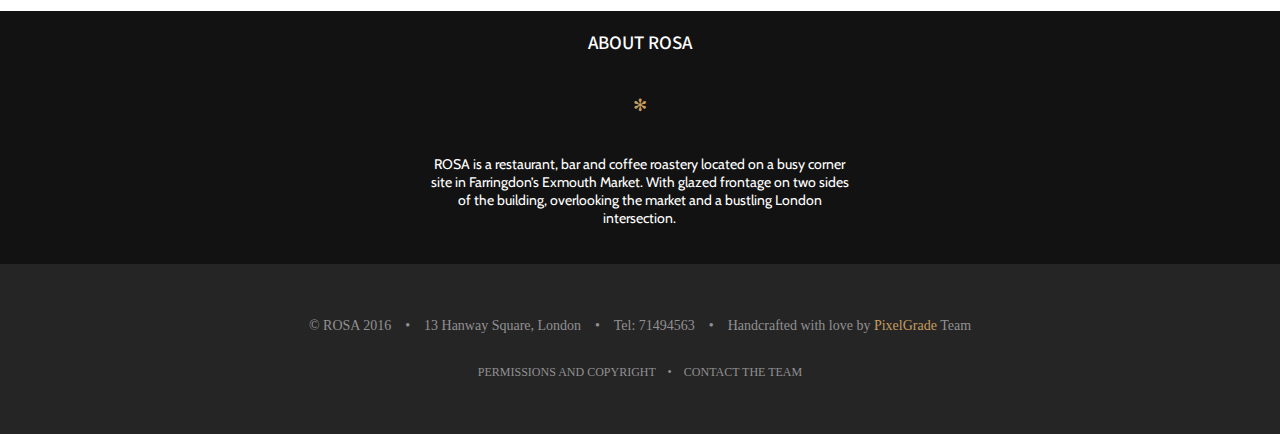
<file: menu.html>
<!DOCTYPE html>
<html lang="en">
<head>
    <meta charset="UTF-8">
    <title>Index</title>
    <link rel="stylesheet" href="css/index.css">
    <link rel="stylesheet" href="css/responsive.css">
    <link rel="stylesheet" href="css/menu.css">
    <link href="https://fonts.googleapis.com/css?family=Cabin" rel="stylesheet">
    <link href="https://fonts.googleapis.com/css?family=Source+Sans+Pro" rel="stylesheet">
    <link href="https://fonts.googleapis.com/css?family=Herr+Von+Muellerhoff" rel="stylesheet">
    <script src="js/headerEffect.js"></script>
    <script src="js/otherEffect.js"></script>
    <script src="js/shoppingCart.js"></script>
</head>
<body onload="updateShowing();loadMenuEffect()" onscroll="navHome()" onresize="navResposive()">
<div class="nav" id="navigation">
    <div id="icmenu" onclick="changeIcon(this)">
        <div class="bar1"></div>
        <div class="bar2"></div>
        <div class="bar3"></div>
    </div>
    <div class="logo" id="logo"></div>
    <div class="menu" id="menuBar">
        <ul>
            <li><a href="home.html" target="f">HOME</a></li>
            <li><a href="reservation.html" target="f">RESERVATION</a></li>
            <li class="actived"><a href="menu.html" target="f">MENU</a></li>
            <li><a href="order.html" target="f">ORDER</a></li>
            <li><a href="contact.html" target="f">CONTACT</a></li>
            <li  onmouseover="showSubMenu()" onmouseout="hideSubMenu()"><a href="cart.html"><img src="img/ic_shopping_w.png" alt="" id="icshopping"></a>
                <div id="showAmount">0</div>
                <div id="submenu">
                    <ul>
                        <li id="cost">£0.00</li>
                        <li><a href="cart.html">View Cart</a></li>
                        <li><a href="checkout.html">Check Out</a></li>
                    </ul>

                </div>

            </li>
        </ul>
    </div>
</div>
<div id="disk">
    <!--<div class="bullet"></div>-->
    <!--<div class="bullet"></div>-->
    <!--<div class="bullet"></div>-->
</div>
<div id="content">
    <div id="header">
        <p id="second-line">THE MENU</p>
    </div>
    <div class="intro">
        <p>Chef Michel Paris Jr and Head Chef Steve Groves have created a menu of dishe using the finest seasonal produce. Table service throughout for food and drinks. Taking inspiration from around the world, all the dishes on our menu are</p>
        <p>designed for sharing. Using incredible British produce, whole animals and fish are butchered and prepared on site every day, and paired with ingredients so good they really speak for themselves.</p>
    </div>
    <div class="list-menu">
        <div class="left col-6">
            <h2>STARTERS</h2>
            <div>
                <p  class="name"><span>ENGLISH-ASPARAGUS</span>
                    <span><b>$14.95</b></span></p>
                <p class="descripttion">Asparagus, hens egg, toasted sunflower seeds, Spenwood cheese</p>
            </div>
            <div>
                <p  class="name"><span>SAUSAGE STUFFED MUSHROOM</span>
                    <span><b>$10.45</b></span></p>
                <p class="descripttion">Roasted baby portabella, spicy Italian sausage, house made boursin cheese, red wine balsamic glaze</p>
            </div>
            <div>
                <p  class="name"><span>BRUSCHETTA</span>
                    <span><b>$9.95</b></span></p>
                <p class="descripttion">Warm focaccia, vine ripe tomatoes, balsamic reduction, chiffonade basil, house blend cheese</p>
            </div>

            <div class="special">
                <span class="title_special">CHEF SELECTION</span>
                <p  class="name"><span>ARUGULA SALAD</span>
                    <span><b>$7.95</b></span></p>
                <p class="descripttion">Olive oil, lemon juice, red onions, grape tomatoes, garnished with shaved parmesan cheese and toasted sunflower seeds</p>
            </div>
            <div>
                <p  class="name"><span>CAPRESE SALAD</span>
                    <span><b>$12.9</b></span></p>
                <p class="descripttion">Vine ripe tomatoes, fresh mozzarella, basil, drizzled with olive oil and aged balsamic reduction</p>
            </div>
            <div>
                <p  class="name"><span>PESTO & CHICKEN</span>
                    <span><b>$14.95</b></span></p>
                <p class="descripttion">Roasted chicken, house made basil pesto, sautéed tomatoes, goat cheese, balsamic reduction</p>
            </div>
            <div>
                <p  class="name"><span>SEASONAL SOUP</span>
                    <span><b>$5.95</b></span></p>
                <p class="descripttion">Daily preparation</p>
            </div>
            <div>
                <p  class="name"><span>PESTO</span>
                    <span><b>$24.95</b></span></p>
                <p class="descripttion">Basil, parmesan cheese, olive oil and cream</p>
            </div>


        </div>
        <div class="right col-6">
            <h2>MAINS</h2>
            <div>
                <p  class="name"><span>BOLOGNESE</span>
                    <span><b>$26.95</b></span></p>
                <p class="descripttion">Pork, beef, and Rosa red sauce topped with parmesan cheese</p>
            </div>
            <div>
                <p  class="name"><span>SIDES</span>
                    <span><b>$13.95</b></span></p>
                <p class="descripttion">Meatballs Spicy or Sweet Sausage</p>
            </div>
            <div>
                <p  class="name"><span>PARMESAN POLENTA FRIES</span>
                    <span><b>$12.15</b></span></p>
                <p class="descripttion">Deep fried polenta, house blend cheese, fire roasted Pomodoro</p>
            </div>
            <div>
                <p  class="name"><span>PROSCIUTTO WRAPPED SHRIMP</span>
                    <span><b>$13.95</b></span></p>
                <p class="descripttion">Mixed greens, spiced pear relish, honey thyme dressing</p>
            </div>

            <div>
                <p  class="name"><span>CREME BRULEE</span>
                    <span><b>$5.25</b></span></p>
                <p class="descripttion">Rich vanilla custard with a caramelised sugar crust</p>
            </div>

            <div class="special">
                <span class="title_special">NEW</span>
                <p  class="name"><span>TARTE TATIN</span>
                    <span><b>$5.95</b></span></p>
                <p class="descripttion">Caramelised apple tart, vanilla ice cream</p>
            </div>
            <div>
                <p  class="name"><span>ASSIETTE DE FROMAGES</span>
                    <span><b>$6.95</b></span></p>
                <p class="descripttion">French cheese selection, chutney and biscuits</p>
            </div>
            <div>
                <p  class="name"><span>PARMESANS</span>
                    <span><b>$24.95</b></span></p>
                <p class="descripttion">Breaded and fried served over Rosa red sauce and topped with mozzarella cheese</p>
            </div>
            <div>
                <p  class="name"><span>MARGHERITA</span>
                    <span><b>$24.95</b></span></p>
                <p class="descripttion">Fried prosciutto, roma tomatoes, fresh mozzarella, pesto, basil, Tuscan Pane Bread</p>
            </div>
        </div>
        <div class="symbol col-12">✻</div>
    </div>
    <div class="parallax bg2"><p class="article">LUNCH</p></div>
    <div class="list-menu">
        <div class="left col-6">
            <div>
                <p  class="name"><span>CAMPO LINDO CHICKEN</span>
                    <span><b>$24.95</b></span></p>
                <p class="descripttion">Fava beans, artchokes, farro & black current gastrique</p>
            </div>
            <div>
                <p  class="name"><span>ALLA VODKA</span>
                    <span><b>$29.95</b></span></p>
                <p class="descripttion">Tomatoes, garlic, shallots and goat cheese</p>
            </div>
            <div>
                <p  class="name"><span>SEA-TROUT</span>
                    <span><b>$26.95</b></span></p>
                <p class="descripttion">Roast Trout, English asparagus, Jersey Royals, watercress</p>
            </div>
            <div>
                <p  class="name"><span>HARVEST SALAD</span>
                    <span><b>$12.95</b></span></p>
                <p class="descripttion">Roasted butternut squash, apples, candied pumpkin seeds, warm bacon vinaigrette</p>
            </div>
            <div>
                <p  class="name"><span>ROASTED STEAK ROULADE</span>
                    <span><b>$14.95</b></span></p>
                <p class="descripttion">Mint parsley with apple cider vinegar, salt, sugar & spices</p>
            </div>
            <div>
                <p  class="name"><span>BRUSCHETTA</span>
                    <span><b>$5.95</b></span></p>
                <p class="descripttion">Warm focaccia, vine ripe tomatoes, balsamic reduction, chiffonade basil, house blend cheese/p>
            </div>

        </div>
        <div class="right col-6">
            <div>
                <p  class="name"><span>ROSA RED SAUCE</span>
                    <span><b>$12.95</b></span></p>
                <p class="descripttion">Sauce garnished with fresh parsley and parmesan cheese</p>
            </div>
            <div>
                <p  class="name"><span>ANTIPASTO</span>
                    <span><b>$5.95</b></span></p>
                <p class="descripttion">Imported meats and cheeses from Italy</p>
            </div>
            <div>
                <p  class="name"><span>FILET DE SAUMON</span>
                    <span><b>$13.95</b></span></p>
                <p class="descripttion">Baked salmon fillet, hollandaise sauce, rosemary salt potatoes</p>
            </div>
            <div>
                <p  class="name"><span>CHICKEN PICCATA</span>
                    <span><b>$14.95</b></span></p>
                <p class="descripttion">Sautéed with capers, lemon, parsley, white wine, garlic served over fettuccini</p>
            </div>
            <div>
                <p  class="name"><span>FRIED BRESSLES SPROUTS</span>
                    <span><b>$12.15</b></span></p>
                <p class="descripttion">Deep fried brussles sprouts, truffle butter, Parmesan cream sauce, Grana Padino cheese</p>
            </div>
            <div>
                <p  class="name"><span>POULET CORDON BLEU</span>
                    <span><b>$13.95</b></span></p>
                <p class="descripttion">Paupiette of chicken, blue cheese & ham, rosemary salt  and beans</p>
            </div>
        </div>
        <div class="symbol col-12">✻</div>
    </div>
    <div class="parallax bg3"><p class="article">DINNER</p></div>
    <div class="list-menu">
        <div class="left col-6">
            <div>
                <p  class="name"><span>CORNISH-MACKEREL</span>
                    <span><b>$10.45</b></span></p>
                <p class="descripttion">Cornish mackerel, marinated tomatoes, fragrant curry, tamarillo</p>
            </div>
            <div>
                <p  class="name"><span>QUAIL</span>
                    <span><b>$9.95</b></span></p>
                <p class="descripttion">Smoked quail, crispy egg, spelt, girolles, parsley</p>
            </div>
            <div>
                <p  class="name"><span>CURRY-TAMARILLOR</span>
                    <span><b>$7.95</b></span></p>
                <p class="descripttion">Cornish mackerel, marinated tomatoes, fragrant curry, tamarillo</p>
            </div>

            <div>
                <p  class="name"><span>CRISPY</span>
                    <span><b>$12.95</b></span></p>
                <p class="descripttion">Smoked quail, crispy egg, spelt, girolles, parsley</p>
            </div>
            <div class="special">
                <span class="title_special">RECOMMENDED</span>
                <p  class="name"><span>CHICKEN MARSALA</span>
                    <span><b>$14.95</b></span></p>
                <p class="descripttion">Sautéed mushrooms, shallots, garlic, and marsala wine served over fettuccini</p>
            </div>
            <div>
                <p  class="name"><span>CLASSIC MINETRONE</span>
                    <span><b>$5.95</b></span></p>
                <p class="descripttion">Cannellini beans, fresh vegetables, and tomatoes</p>
            </div>
            <div>
                <p  class="name"><span>ROSA ITALIAN</span>
                    <span><b>$15.95</b></span></p>
                <p class="descripttion">Prosciutto, salami, capicola, provolone, hot relish, mayonnaise, on a hoagie roll finished with our house Italian vinaigrette</p>
            </div>

        </div>
        <div class="right col-6">
            <h2>DESSERT</h2>
            <div>
                <p  class="name"><span>TIRAMISU</span>
                    <span><b>$4.95</b></span></p>
                <p class="descripttion">Lady fingers soaked in Kahlua, Baileys and Creme de Cacao, mascarpone cheese and cocoa powder</p>
            </div>
            <div>
                <p  class="name"><span>PUMPKIN POT DU CREME</span>
                    <span><b>$9.95</b></span></p>
                <p class="descripttion">Creamy custard with vanilla spices & whipped cream</p>
            </div>
            <div>
                <p  class="name"><span>HOMEMAGE BROWNIE SUNDAE</span>
                    <span><b>$6.95</b></span></p>
                <p class="descripttion">Vanilla gelato, hot fudge and whip cream</p>
            </div>
            <div>
                <p  class="name"><span>CAKE OF THE DAY</span>
                    <span><b>$13.95</b></span></p>
                <p class="descripttion">Ask your server for todays choice!</p>
            </div>
            <div>
                <p  class="name"><span>CANNOLI</span>
                    <span><b>$12.15</b></span></p>
                <p class="descripttion">House made ricotta filling, powdered sugar and chocolate sauce</p>
            </div>
            <div>
                <p  class="name"><span>VANILLA CHEESECAKE</span>
                    <span><b>$13.95</b></span></p>
                <p class="descripttion">Oreo crust and strawberry compote</p>
            </div>
        </div>
        <div class="symbol col-12">✻</div>
    </div>
    <div class="parallax bg4"><p class="article">DRINKS</p></div>
    <div class="list-menu">
        <div class="left col-6">
            <div>
                <p  class="name"><span><b>CHAMPAGNE</b></span>
                    <span><b>Bottle</b></span></p>
            </div>
            <div>
                <p  class="name"><span>CHAPEL DOWN</span>
                    <span><b>$47.95</b></span></p>
                <p class="descripttion">Brut Rose</p>
            </div>
            <div>
                <p  class="name"><span>CHANDON</span>
                    <span><b>$46.95</b></span></p>
                <p class="descripttion">Brut Imperial</p>
            </div>
            <div>
                <p  class="name"><span>CHANDON</span>
                    <span><b>$46.95</b></span></p>
                <p class="descripttion">Brut ARG</p>
            </div>
            <div>
                <p  class="name"><span><b>BEERS</b></span>
                    <span><b>Lager</b></span></p>
            </div>
            <div>
                <p  class="name"><span>MEANTIME PILSNER</span>
                    <span><b>$4.45</b></span></p>
                <p class="descripttion">Hells Lager</p>
            </div>
            <div>
                <p  class="name"><span>CAMDEN HELLS LAGER</span>
                    <span><b>$5.95</b></span></p>
                <p class="descripttion">Pale Ale</p>
            </div>
            <div>
                <p  class="name"><span>WYLD WOOD</span>
                    <span><b>$5.50</b></span></p>
                <p class="descripttion">Apple Cider
                </p>
            </div>

        </div>
        <div class="right col-6">
            <div>
                <p  class="name"><span><b>WHITE WINE</b></span>
                    <span><b>Bottle</b></span></p>
            </div>
            <div>
                <p  class="name"><span>GASCOGNE BLANC</span>
                    <span><b>$20.95</b></span></p>
                <p class="descripttion">Cuvee Jean Paul, 2013</p>
            </div>
            <div>
                <p  class="name"><span>ALPHA ZETA</span>
                    <span><b>$36.95</b></span></p>
                <p class="descripttion">Chardonnay, Veneto, 2011</p>
            </div>
            <div>
                <p  class="name"><span>FAIRVIEW DARLING</span>
                    <span><b>$26.95</b></span></p>
                <p class="descripttion">$26.95</p>
            </div>
            <div>
                <p  class="name"><span><b>RED WINE</b></span>
                    <span><b>Bottle</b></span></p>
            </div>
            <div>
                <p  class="name"><span>EXCELSIOR</span>
                    <span><b>$29.95</b></span></p>
                <p class="descripttion">Cabernet Sauvognon, South Africa, 2011</p>
            </div>
            <div>
                <p  class="name"><span>MALBEC MONTES CLASSIC</span>
                    <span><b>$35.95</b></span></p>
                <p class="descripttion">Colchagua Valley, Mendoza, 2012</p>
            </div>
            <div>
                <p  class="name"><span>16 STOPS MCLAREN</span>
                    <span><b>$35.50</b></span></p>
                <p class="descripttion">Vale Shiraz, Australia, 2012</p>
            </div>
        </div>
        <div class="symbol col-12">✻</div>
    </div>
    <div class="champange">
        <p>CHAMPAGNE ON US
            <br><br>
            Every Monday, Tuesday and Wednesday evening, we’re offering groups of 10 or more that book an area in our bar a complimentary bottle of Champagne.
            Call our reservations team on (027) 8338 145 for more information.</p>
    </div>




</div>
<div class="footer">
    <div class="footer_above">
        <p class="col-12">ABOUT ROSA</p>
        <p class="col-12 footer-symbol">✻</p>
        <p class="col-4">ROSA is a restaurant, bar and coffee roastery located on a busy corner site in Farringdon’s Exmouth Market. With glazed frontage on two sides of the building, overlooking the market and a bustling London intersection.</p>
    </div>
    <div class="footer_below">
        <p>© ROSA 2016 &nbsp;&nbsp; • &nbsp;&nbsp;  13 Hanway Square, London &nbsp;&nbsp;  • &nbsp;&nbsp;  Tel: 71494563  &nbsp;&nbsp; • &nbsp;&nbsp;  Handcrafted with love by <span>PixelGrade</span> Team</p>
        <p>PERMISSIONS AND COPYRIGHT &nbsp;&nbsp; • &nbsp;&nbsp;  CONTACT THE TEAM</p>
    </div>

</div>
</body>
</html>
</file>
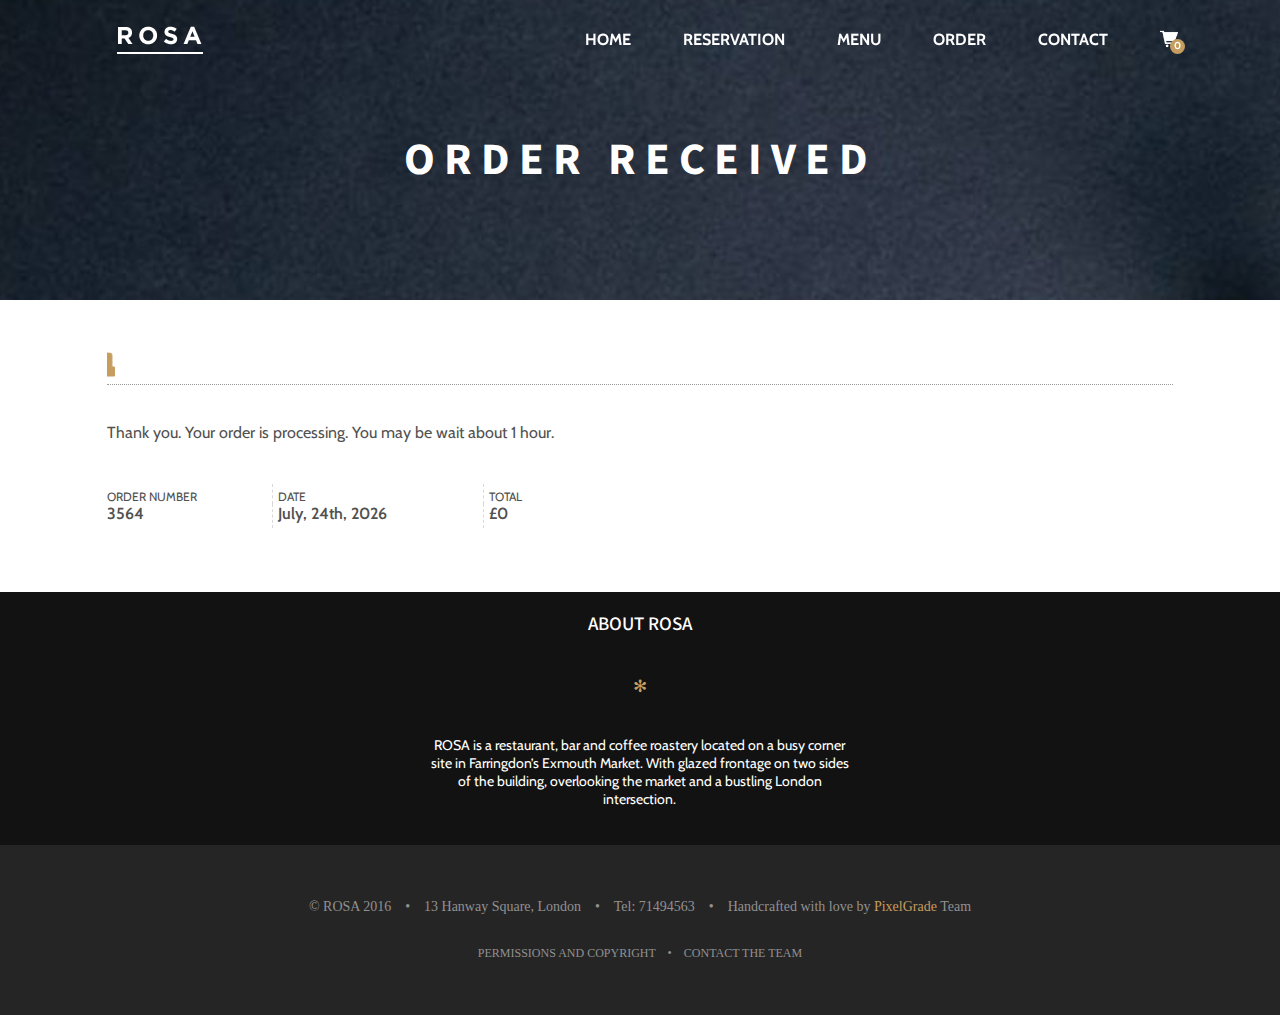
<file: orderReceived.html>
<!DOCTYPE html>
<html lang="en">
<head>
    <meta charset="UTF-8">
    <title>Index</title>
    <link rel="stylesheet" href="css/index.css">
    <link rel="stylesheet" href="css/responsive.css">
    <link rel="stylesheet" href="css/orderReceived.css">
    <link href="https://fonts.googleapis.com/css?family=Cabin" rel="stylesheet">
    <link href="https://fonts.googleapis.com/css?family=Source+Sans+Pro" rel="stylesheet">
    <link href="https://fonts.googleapis.com/css?family=Herr+Von+Muellerhoff" rel="stylesheet">
    <script src="js/headerEffect.js"></script>
    <script src="js/otherEffect.js"></script>
    <script src="js/shoppingCart.js"></script>
</head>
<body onload="orderFood();loadMenuEffect();initialize();updateShowing();" onscroll="navHome()" onresize="navResposive()">
<div class="nav" id="navigation">
    <div id="icmenu" onclick="changeIcon(this)">
        <div class="bar1"></div>
        <div class="bar2"></div>
        <div class="bar3"></div>
    </div>
    <div class="logo" id="logo"></div>
    <div class="menu" id="menuBar">
        <ul>
            <li><a href="home.html" target="f">HOME</a></li>
            <li><a href="reservation.html" target="f">RESERVATION</a></li>
            <li><a href="menu.html" target="f">MENU</a></li>
            <li><a href="order.html" target="f">ORDER</a></li>
            <li><a href="contact.html" target="f">CONTACT</a></li>
            <li  onmouseover="showSubMenu()" onmouseout="hideSubMenu()"><a href="cart.html"><img src="img/ic_shopping_w.png" alt="" id="icshopping"></a>
                <div id="showAmount">0</div>
                <div id="submenu">
                    <ul>
                        <li id="cost">£0.00</li>
                        <li><a href="cart.html">View Cart</a></li>
                        <li><a href="checkout.html">Check Out</a></li>
                    </ul>

                </div>

            </li>
        </ul>
    </div>
</div>

<div id="content">
    <div id="header">
        <p id="second-line">ORDER RECEIVED</p>
    </div>

    <marquee behavior="scroll" direction="right" id="isProcessing" scrollamount="1">
        <img src="img/vehicle.svg" alt="" id="car">
    </marquee>
    <p class="thank">Thank you. Your order is processing. You may be wait about 1 hour.</p>
    <table id="bill" cellspacing="0">
        <tr>
            <th>ORDER NUMBER</th>
            <th>DATE</th>
            <th>TOTAL</th>

        </tr>
        <!--<tr>-->
            <!--<td>745</td>-->
            <!--<td>Match, 13th, 2017</td>-->
            <!--<td>&pound;24.90</td>-->

        <!--</tr>-->
    </table>



</div>
<div class="footer">
    <div class="footer_above">
        <p class="col-12">ABOUT ROSA</p>
        <p class="col-12 footer-symbol">✻</p>
        <p class="col-4">ROSA is a restaurant, bar and coffee roastery located on a busy corner site in Farringdon’s Exmouth Market. With glazed frontage on two sides of the building, overlooking the market and a bustling London intersection.</p>
    </div>
    <div class="footer_below">
        <p>© ROSA 2016 &nbsp;&nbsp; • &nbsp;&nbsp;  13 Hanway Square, London &nbsp;&nbsp;  • &nbsp;&nbsp;  Tel: 71494563  &nbsp;&nbsp; • &nbsp;&nbsp;  Handcrafted with love by <span>PixelGrade</span> Team</p>
        <p>PERMISSIONS AND COPYRIGHT &nbsp;&nbsp; • &nbsp;&nbsp;  CONTACT THE TEAM</p>
    </div>

</div>
</body>
</html>
</file>
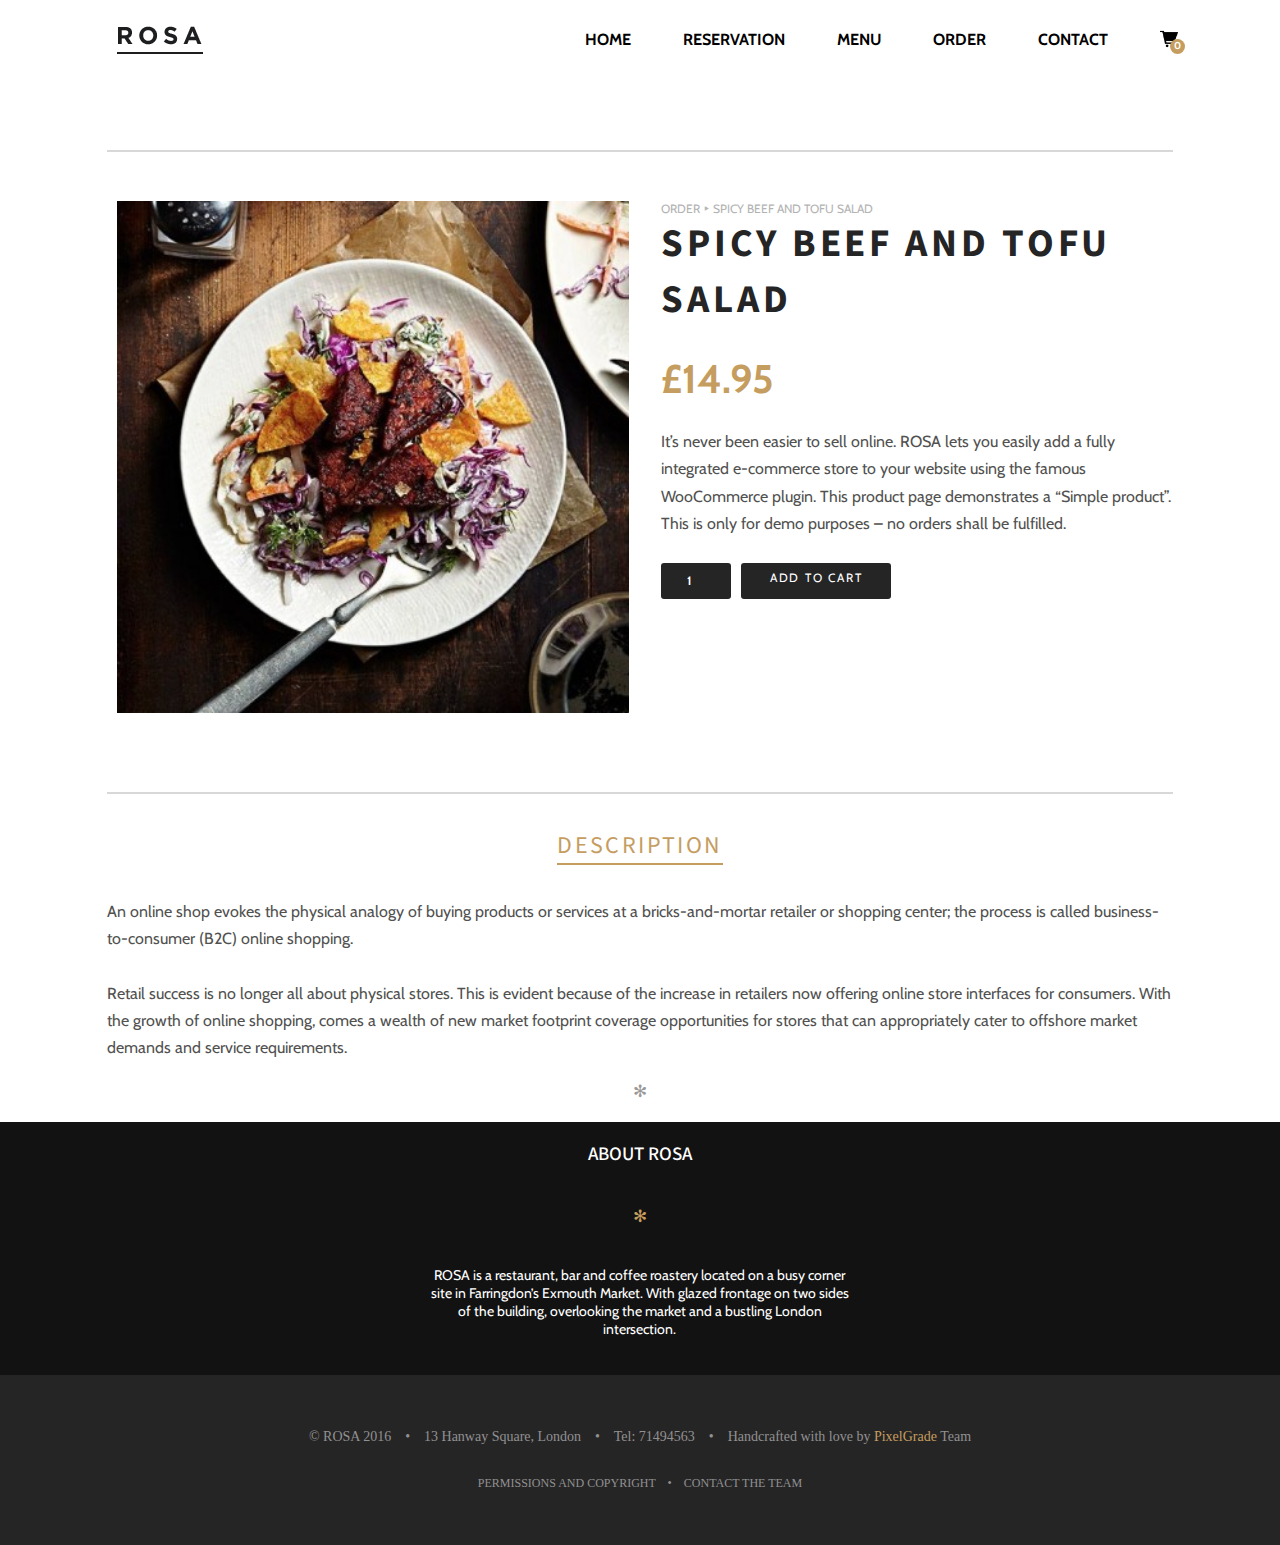
<file: productDetail.html>
<!DOCTYPE html>
<html lang="en">
<head>
    <meta charset="UTF-8">
    <title>Rosa</title>
    <link rel="stylesheet" href="css/index.css">
    <link rel="stylesheet" href="css/responsive.css">
    <link rel="stylesheet" href="css/productDetail.css">
    <link href="https://fonts.googleapis.com/css?family=Cabin" rel="stylesheet">
    <link href="https://fonts.googleapis.com/css?family=Source+Sans+Pro" rel="stylesheet">
    <link href="https://fonts.googleapis.com/css?family=Herr+Von+Muellerhoff" rel="stylesheet">
</head>
<script src="js/products.js"></script>
<script src="js/headerEffect.js"></script>
<script src="js/otherEffect.js"></script>
<script src="js/shoppingCart.js"></script>
<body onload="initialize(); updateShowing()">
<div class="nav" id="navigation">
    <div class="logo col-2" id="logo"></div>
    <div class="menu col-9">
        <ul>
            <li><a href="home.html" target="f">HOME</a></li>
            <li><a href="reservation.html" target="f">RESERVATION</a></li>
            <li><a href="menu.html" target="f">MENU</a></li>
            <li><a href="order.html" target="f">ORDER</a></li>
            <li><a href="contact.html" target="f">CONTACT</a></li>
            <li onmouseover="showSubMenu()" onmouseout="hideSubMenu()"><img src="img/ic_shopping_b.png" alt="" id="icshopping">
                <div id="showAmount">0</div>
                <div id="submenu">
                    <ul >
                        <li id="cost">£0.00</li>
                        <li><a href="cart.html">View Cart</a></li>
                        <li><a href="checkout.html">Check Out</a></li>
                    </ul>
                </div>
            </li>
        </ul>
    </div>
</div>

<div id="content">

    <div id="top" class="col-10">
        <div id="image" class="col-6">
            <img src="img/order1.jpg" alt="">
        </div>
        <div id="detail" class="col-6">
            <p id="line1"><span>ORDER &#8227 </span>SPICY BEEF AND TOFU SALAD</p>
            <p  id="line2">SPICY BEEF AND TOFU SALAD</p>
            <p  id="line4">£14.95</p>
            <p  id="line5">It’s never been easier to sell online. ROSA lets you easily add a fully integrated e-commerce store to your website using the famous WooCommerce plugin. This product page demonstrates a “Simple product”. This is only for demo purposes – no orders shall be fulfilled.</p>
            <input type="number" min="1" max="100" value="1" id="amount">
            <p id="line6">ADD TO CART</p>


        </div>
    </div>
    <div id="bottom" class="col-10">
        <div id="head" >
            <p><span>DESCRIPTION</span></p>
        </div>
        <div id="description">
            <p>An online shop evokes the physical analogy of buying products or services at a bricks-and-mortar retailer or shopping center; the process is called business-to-consumer (B2C) online shopping.
                <br><br>
                Retail success is no longer all about physical stores. This is evident because of the increase in retailers now offering online store interfaces for consumers. With the growth of online shopping, comes a wealth of new market footprint coverage opportunities for stores that can appropriately cater to offshore market demands and service requirements.</p>
            <p>✻</p>
        </div>
    </div>


</div>
<div class="footer">
    <div class="footer_above">
        <p class="col-12">ABOUT ROSA</p>
        <p class="col-12 footer-symbol">✻</p>
        <p class="col-4">ROSA is a restaurant, bar and coffee roastery located on a busy corner site in Farringdon’s Exmouth Market. With glazed frontage on two sides of the building, overlooking the market and a bustling London intersection.</p>
    </div>
    <div class="footer_below">
        <p>© ROSA 2016 &nbsp;&nbsp; • &nbsp;&nbsp;  13 Hanway Square, London &nbsp;&nbsp;  • &nbsp;&nbsp;  Tel: 71494563  &nbsp;&nbsp; • &nbsp;&nbsp;  Handcrafted with love by <span>PixelGrade</span> Team</p>
        <p>PERMISSIONS AND COPYRIGHT &nbsp;&nbsp; • &nbsp;&nbsp;  CONTACT THE TEAM</p>
    </div>

</div>
</body>
</html>
</file>
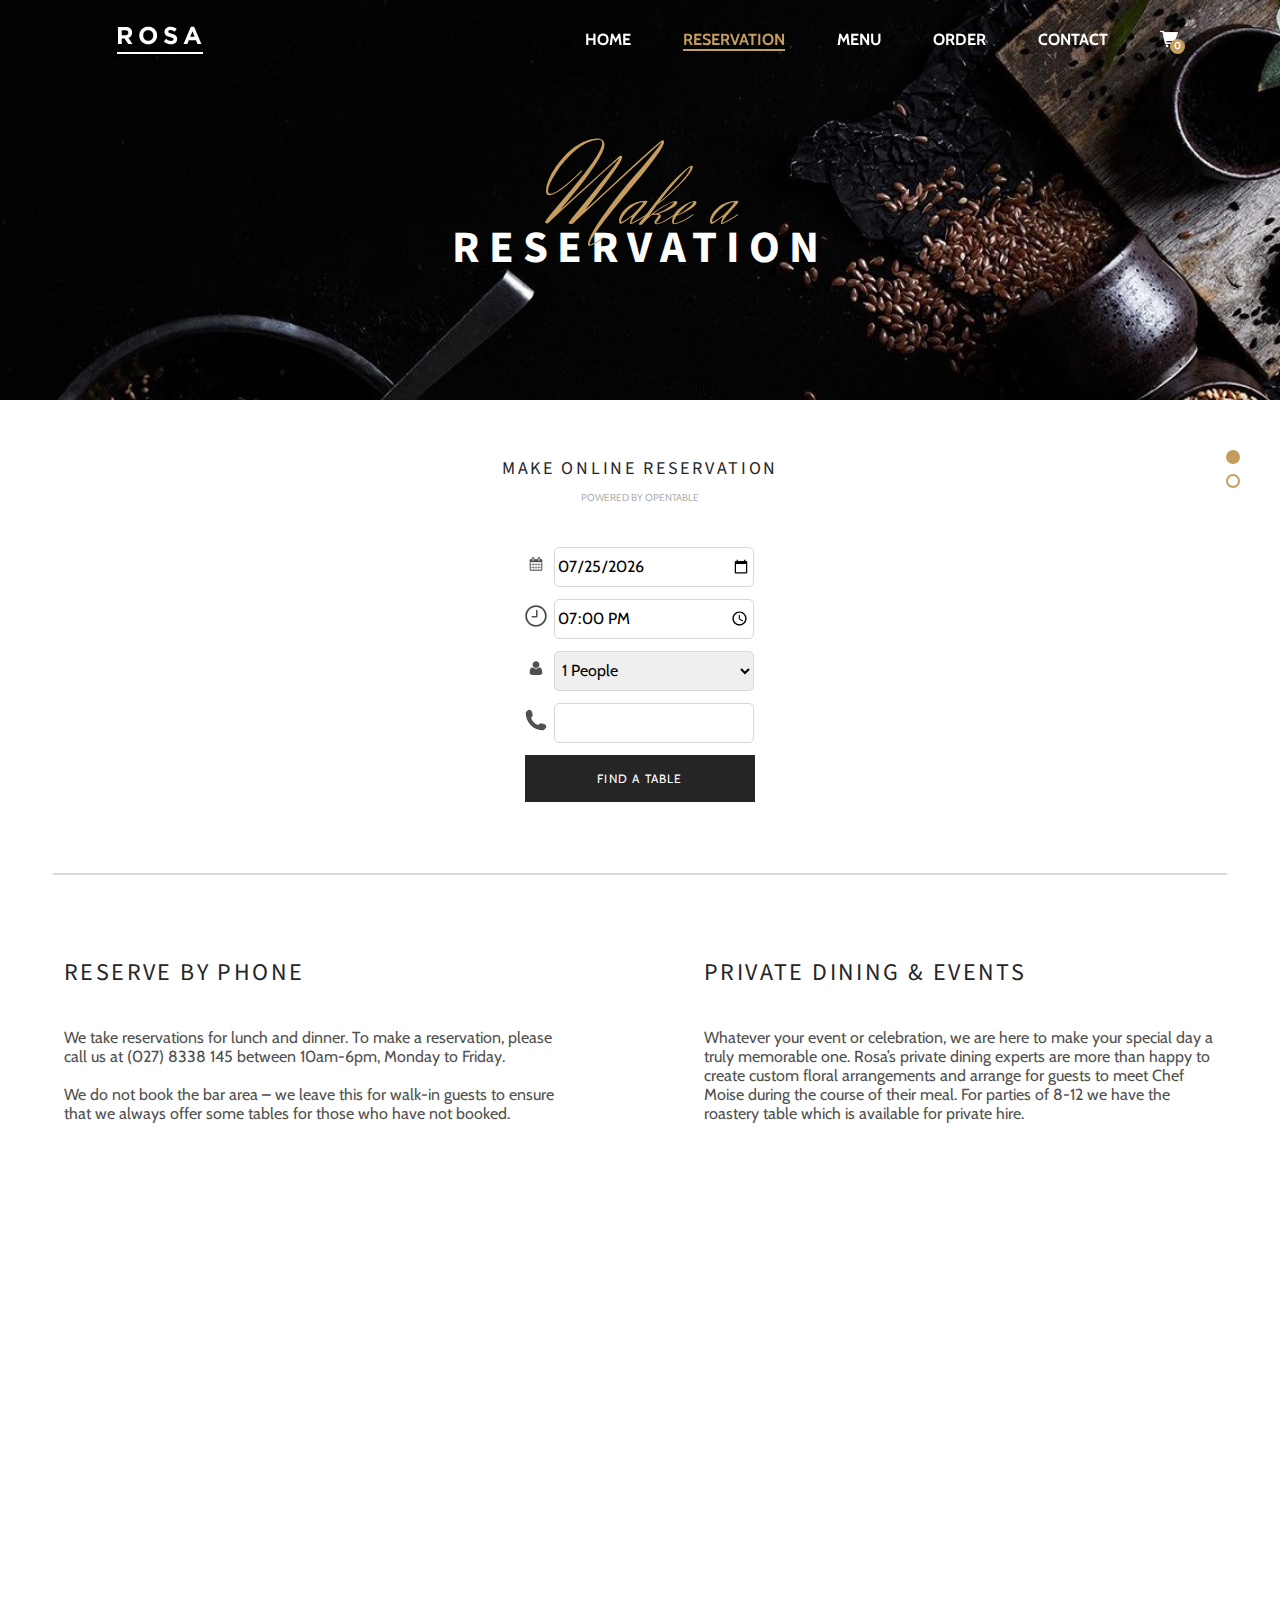
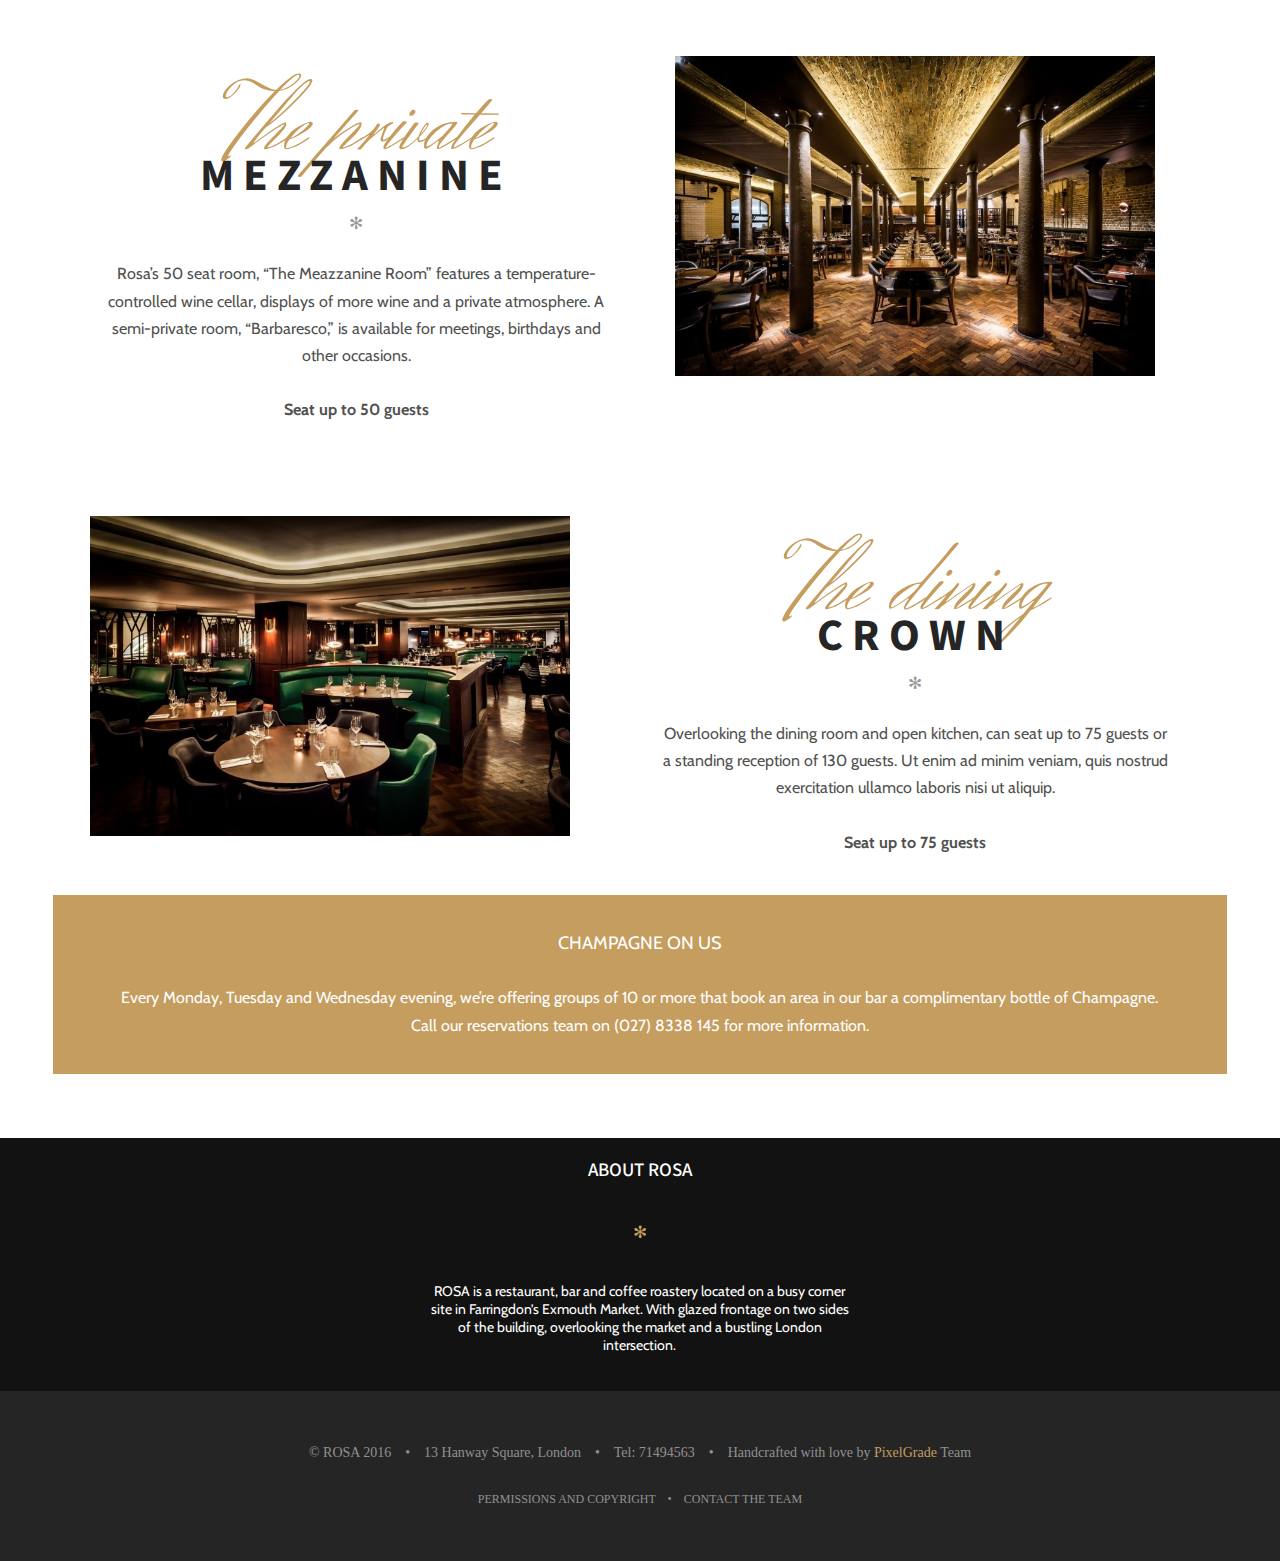
<file: reservation.html>
<!DOCTYPE html>
<html lang="en">
<head>
    <meta charset="UTF-8">
    <title>Index</title>
    <link rel="stylesheet" href="css/index.css">
    <link rel="stylesheet" href="css/responsive.css">
    <link rel="stylesheet" href="css/reservation.css">
    <link href="https://fonts.googleapis.com/css?family=Cabin" rel="stylesheet">
    <link href="https://fonts.googleapis.com/css?family=Source+Sans+Pro" rel="stylesheet">
    <link href="https://fonts.googleapis.com/css?family=Herr+Von+Muellerhoff" rel="stylesheet">
</head>
<script src="js/headerEffect.js"></script>
<script src="js/otherEffect.js"></script>
<script src="js/shoppingCart.js"></script>
<body onload="loadReservationEffect()" onscroll="navHome()" onresize="navResposive()" >
<div class="nav" id="navigation">
    <div id="icmenu" onclick="changeIcon(this)">
        <div class="bar1"></div>
        <div class="bar2"></div>
        <div class="bar3"></div>
    </div>
    <div class="logo" id="logo"></div>
    <div class="menu" id="menuBar">
        <ul>
            <li><a href="home.html" target="f">HOME</a></li>
            <li class="actived"><a href="reservation.html" target="f">RESERVATION</a></li>
            <li><a href="menu.html" target="f">MENU</a></li>
            <li><a href="order.html" target="f">ORDER</a></li>
            <li><a href="contact.html" target="f">CONTACT</a></li>
            <li  onmouseover="showSubMenu()" onmouseout="hideSubMenu()"><a href="cart.html"><img src="img/ic_shopping_w.png" alt="" id="icshopping"></a>
                <div id="showAmount">0</div>
                <div id="submenu">
                    <ul>
                        <li id="cost">£0.00</li>
                        <li><a href="cart.html">View Cart</a></li>
                        <li><a href="checkout.html">Check Out</a></li>
                    </ul>

                </div>

            </li>
        </ul>
    </div>
</div>
<div id="disk">
    <!--<div class="bullet"></div>-->
    <!--<div class="bullet"></div>-->
    <!--<div class="bullet"></div>-->
</div>
<div id="content">

    <div id="header">
        <div id="welcome" class="col-12">
            <p id="first-line">Make a</p>
            <p id="second-line">RESERVATION</p>
            <table align="center" class="col-4">
                <tr>
                    <td><hr id="leftline"></td>
                    <td><span id="symbol">✻</span></td>
                    <td><hr id="rightline"></td>
                </tr>
            </table>
            <p id="third-line">Booking a table online is easy and takes just a couple of minutes.</p>
        </div>
    </div>
    <div id="make-reservation">

        <div id="calender">
            <p class="col-12 first">MAKE ONLINE RESERVATION</p>
            <p class="col-12 second">POWERED BY OPENTABLE</p>

            <table align="center" id="tb2" cellpadding="5px">
                <tr>
                    <td>
                        <div class="col-2 day">
                            <img src="img/ic_canlendar.svg" alt="">
                            <input type="date" id="cal">
                        </div>
                    </td>
                </tr>
                <tr>
                    <td>
                        <div class="col-2 time">
                            <img src="img/ic_clock.svg" alt="">
                            <input type="time" value="19:00:00" id="time" min="11:00:00" max="21:00:00">
                        </div>
                    </td>
                </tr>
                <tr>
                    <td>
                        <div class="col-2 user">
                            <img src="img/ic_user.svg" alt="">
                            <select name="" id="user">
                                <script>
                                    var t=document.getElementById('user');
                                    i = 1;
                                    var options="";
                                    while (i <= 10){
                                        options+="<option>"+ i +" People</option>";
                                        i++;
                                    }
                                    t.innerHTML=options;
                                </script>
                            </select>
                        </div>
                    </td>
                </tr>
                <tr>
                    <td>
                        <div>
                            <img src="img/phone.svg" alt="">
                            <input type="number" id="phone" required="required">
                        </div>
                    </td>
                </tr>
                <tr>
                    <td>
                        <div class="button" onclick="findATable()">
                            FIND A TABLE
                        </div>
                    </td>
                </tr>

            </table>
            <div id="anounce">

            </div>
        </div>
        <div id="intro">
            <p><span>RESERVE BY PHONE</span>
                <br><br><br>
                We take reservations for lunch and dinner. To make a reservation, please call us at (027) 8338 145 between 10am-6pm, Monday to Friday.
                <br><br>
                We do not book the bar area – we leave this for walk-in guests to ensure that we always offer some tables for those who have not booked.</p>
            <p><span>PRIVATE DINING & EVENTS</span>
                <br><br><br>
                Whatever your event or celebration, we are here to make your special day a truly memorable one. Rosa’s private dining experts are more than happy to create custom floral arrangements and arrange for guests to meet Chef Moise during the course of their meal. For parties of 8-12 we have the roastery table which is available for private hire.</p>
        </div>
    </div>
    <div class="parallax"></div>
    <div id="private">
        <div class="text2 col-5">
            <p  class="title">The private</p>
            <p class="second-title">MEZZANINE</p>
            <p class="symbol">✻</p>
            <p class="intro">Rosa’s 50 seat room, “The Meazzanine Room” features a temperature-controlled wine cellar, displays of more wine and a private atmosphere. A semi-private room, “Barbaresco,” is available for meetings, birthdays and other occasions.
                <br><br><b>Seat up to 50 guests</b></p>
        </div>
        <div class="image2 col-5" >
            <img src="img/reservation1.jpg" alt="">
        </div>
    </div>
    <div id="dinning">
        <div class="image col-5" >
            <img src="img/reservation2.jpg" alt="">
        </div>
        <div class="text col-5">
            <p  class="title">The dining</p>
            <p class="second-title">CROWN</p>
            <p class="symbol">✻</p>
            <p class="intro">Overlooking the dining room and open kitchen, can seat up to 75 guests or a standing reception of 130 guests. Ut enim ad minim veniam, quis nostrud exercitation ullamco laboris nisi ut aliquip.
                <br><br><b>Seat up to 75 guests</b></p>
        </div>

    </div>
    <div class="champange">
        <p>CHAMPAGNE ON US
            <br><br>
            Every Monday, Tuesday and Wednesday evening, we’re offering groups of 10 or more that book an area in our bar a complimentary bottle of Champagne.
            Call our reservations team on (027) 8338 145 for more information.</p>
    </div>

</div>
<div class="footer">
    <div class="footer_above">
        <p class="col-12">ABOUT ROSA</p>
        <p class="col-12 footer-symbol">✻</p>
        <p class="col-4">ROSA is a restaurant, bar and coffee roastery located on a busy corner site in Farringdon’s Exmouth Market. With glazed frontage on two sides of the building, overlooking the market and a bustling London intersection.</p>
    </div>
    <div class="footer_below">
        <p>© ROSA 2016 &nbsp;&nbsp; • &nbsp;&nbsp;  13 Hanway Square, London &nbsp;&nbsp;  • &nbsp;&nbsp;  Tel: 71494563  &nbsp;&nbsp; • &nbsp;&nbsp;  Handcrafted with love by <span>PixelGrade</span> Team</p>
        <p>PERMISSIONS AND COPYRIGHT &nbsp;&nbsp; • &nbsp;&nbsp;  CONTACT THE TEAM</p>
    </div>

</div>
</body>
</html>
</file>
<file: css/index.css>
body{
    margin: 0px;
    font-size: 14px;
    color: #333333;
    overflow-x: hidden;
}
.nav{
    width: 100%;
    height: 80px;/*sửa lại sau!!!!!!*/
    position: fixed;
    top: 0px;
    left: 0px;
    font-size: 16px;
    font-family: Cabin;
    /*background-color: black;*/
    float: left;
    padding-left:4.16% ;
    padding-right: 4.16%;
    z-index: 1;
    color: white;
    font-weight: bold;
}
.logo{
    width: 16.66%;
    height: 80px;/*sửa lại sau!!!!!*/
    background-image: url("../img/logo.png");
    background-repeat: no-repeat;
    background-position: center;
    float: left;
}
.menu{
    width: 75%;
    height: 80px;/*sửa lại sau!!!!!*/
    float: left;
    /*background-color: darkorange;*/
    text-align: right;
}
.menu ul{
    /*border: 1px solid black;*/
    /*height: 26px;*/
    margin: auto;
    margin-top: 27px;
    padding: 0px;

}
.menu ul li{
    list-style-type: none;
    display: inline-block;
    /*border: 1px solid black;*/
    position: relative;
    margin-right: 5%;
    font-size: 16px;
    font-family: 'Cabin', sans-serif;

}

.menu ul li a{
    text-decoration: none;
    color: inherit;

}

.menu ul li a:hover{
    color: #c59d5f;
}

.menu ul li img{
    /*border: 1px solid black;*/
    width: 18px;
    height: 18px;
    position: relative;
    top: 3px;

}
.menu ul li img:hover{
    cursor: pointer;
}
.actived{
    color: #c59d5f;
    border-bottom: 2px solid #c59d5f;
}
#disk{
    width: 14px;
    height: auto;
    position: fixed;
    /*background-color: blueviolet;*/

    top: 50%;/*dung js lay do dai sua sau*/
    left: 95.8%;/*dung js lay do dai sua sau*/
    z-index: 1;
}
#disk div:first-child{
    background-color: #c59d5f;
}
.bullet{
    width: 10px;
    height: 10px;
    border-radius: 100%;
    border: 2px solid #c59d5f;
    margin-bottom: 10px;
    /*background-color: white;*/
}
#content{
    width: 100%;
    height: auto;/*sua lai sau*/
    /*background-color: aqua;*/
    float:left;
    /*z-index: 0;*/
}

.footer{
    width: 100%;
    height: auto;
    background-color: darkgrey;
    float: left;
    text-align: center;
    position: relative;
}
.footer_above{
    color: white;
    width: 100%;
    height: auto;
    float: left;
    background-color: #121212;
}
.footer_above p{
    margin-bottom: 37px;
    font-family: 'Source Sans Pro', sans-serif;
}
.footer_above p:first-child{
    font-size: 19px;
    font-weight: 500;
}
.footer-symbol{
    color: #c59d5f;
    font-family: Serif;
    font-size: 17px;
}
.footer_above p:last-child{
    margin: auto;
    margin-bottom: 37px;
    font-family: 'Cabin', sans-serif;
}
.footer_below{
    width: 100%;
    height: 170px;
    float: left;
    background-color: #262526;
    box-sizing: border-box;
    padding-top: 50px;
}
.footer_below p{
    width: 80%;
    text-align: center;
    color: #919191;
    margin: auto;
    line-height: 1.7;
    font-size: 14px;
}
.footer_below p:first-child{
    margin-bottom: 24px;
}
.footer_below p:first-child span{
    color: #c59d5f;
}
.footer_below p:last-child{
    font-size: 12px;

}
/*******************************/
#submenu{
    /*border: 1px solid white;*/
    width: 800%;
    color: white;
    height: auto;
    position: absolute;
    right: -330%;
    display: none;
}
#submenu ul{
    /*border: 1px solid white;*/
    margin: auto;
    padding: 0px;
    height: auto;
    text-align: center;
}
#submenu ul li{
    list-style-type: none;
    width: 100%;
    margin-top: 5%;
    /*border: 1px solid white;*/
    padding: 5%;
}
#submenu > ul > li:hover{
    color: #c59d5f;
    /*border: 1px solid white;*/
    cursor: pointer;
}
#submenu > ul > li:first-child:hover{
    cursor: default;
    border: none;
    color: inherit;
    /*font-size: 24px;*/

}
#showAmount{
    background-color: #c59d5f;
    border-radius: 100%;
    color:white;
    font-size: 10px;
    font-family: 'Cabin', sans-serif;
    font-weight: bold;
    width: 15px;
    height: 15px;
    position: absolute;
    left: 10px;
    top: 12px;
    z-index: 1;
    text-align: center;
}
#icmenu{
    display: none;
}




/*Responsive*/
@media  screen and  (max-width: 800px){
    .menu{
        width: 70%;
        height:1000px;
        background-color: #262526;
        position: absolute;
        top: 0px;
        left: -100%;
        padding: 50px 0px;
        box-sizing: border-box;
        color: #ccc;
        /*overflow: hidden;*/



    }
    .menu > ul{
        width: 100%;
        /*background-color: #c59d5f;*/
       padding-left: 0px;
        height: auto;
    }
    .menu > ul > li{
        width: 100%;
        /*list-style-type: none;*/
        height: auto;
    }
    .menu > ul > li > a{
        width: 100%;
        display: block;
        text-align: left;
        font-size: 18px;
        font-weight: bold;
        padding: 20px 30px;
        box-sizing: border-box;

    }
    .menu > ul > li > a:hover{
        background-color: #131313;
        color: #cccccc;
    }
    /*******************************/
    .menu > ul > li:last-child{
        /*border: 1px solid white;*/
        background-color: #3B3A3B;
        width: 90%;
        opacity: 0.7;
        margin-top: 30px;


    }
    .menu > ul > li:last-child a:hover{
        background-color: #3B3A3B;
    }
    #submenu{
        height: auto;
        width: 100%;
        color: white;
        left: 0px;
         position: absolute;
        display: block;

    }
    #submenu > ul {
        width: 100%;
        height: auto;
        background-color: #3B3A3B;
        margin: auto;
        padding-left:15px ;
        text-align: center;
        box-sizing: border-box;

    }
    #submenu > ul > li{
        width: 100%;
        height: auto;
        padding: 0px;
    }
    #showAmount{
        background-color: #c59d5f;
        border-radius: 100%;
        color:white;
        font-size: 10px;
        font-family: 'Cabin', sans-serif;
        font-weight: bold;
        width: 15px;
        height: 15px;
        position: absolute;
        left: 40px;
        top: 30px;
        z-index: 1;
        text-align: center;
    }
    #submenu > ul > li{
        list-style-type: none;
        width: 100%;
        margin-top: 10px;
        margin-bottom: 10px;
        padding-left: 20px;
        /*border: 1px solid white;*/
        text-align: left;
        box-sizing: border-box;
    }
    #cost{
        /*border: 1px solid white;*/
        width: 100%;
        box-sizing: border-box;
        position: absolute;
        right: -75%;
        top: -40px;

    }

    #submenu > ul > li:first-child:hover{
        cursor: default;
        border: none;
        color: inherit;
        /*font-size: 24px;*/

    }

    /********************************************/
    .logo{
        width: 58.33%;

    }
    #icmenu{
        width: 16.66%;
        float: left;
        display: block;
        /*z-index: 3;*/
        /*position: relative;*/
        margin-top:2.5% ;


    }
    #icmenu:hover{
        cursor: pointer;
    }
    #icmenu div{
        width: 35px;
        height: 3px;
        background-color: white;
        margin: 6px 0;
        transition: all 0.2s;
    }
    .bar1{
        /*background-color: #c59d5f!important;*/
        /*border: 2px solid #c59d5f;*/
    }
    .change .bar1{
        transform:rotate(-45deg) translate(-10px, 6px);


    }
    .change .bar2{
        opacity: 0;
    }
    .change .bar3{
        transform: rotate(45deg) translate(-7px, -3px);

        /*transform: translate(-8px, -8px);*/
    }
    .footer p{
        padding: 0% 2%;
        box-sizing: border-box;
    }
}
</file>
<file: css/responsive.css>
.col-1 {width: 8.33%;}
.col-2 {width: 16.66%;}
.col-3 {width: 25%;}
.col-4 {width: 33.33%;}
.col-5 {width: 41.66%;}
.col-6 {width: 50%;}
.col-7 {width: 58.33%;}
.col-8 {width: 66.66%;}
.col-9 {width: 75%;}
.col-10 {width: 83.33%;}
.col-11 {width: 91.66%;}
.col-12 {width: 100%;}
 @media screen and (max-width: 800px){
     .col-1 {width: 100%;}
     .col-2 {width: 100%;}
     .col-3 {width: 100%;}
     .col-4 {width: 100%;}
     .col-5 {width: 100%;}
     .col-6 {width: 100%;}
     .col-7 {width: 100%;}
     .col-8 {width: 100%;}
     .col-9 {width: 100%;}
     .col-10 {width: 100%;}
     .col-11 {width: 100%;}
     .col-12 {width: 100%;}
 }
</file>
<file: css/home.css>
#header{
    width: 100%;
    height: auto;/*fix thanh auto*/
    float: left;

}

/*make parallax for header*/
#header img{
    width: 100% ;
    height: 100%;
    position: fixed;
}
#title{
    width: 100%;
    height: 700px;
    position: relative;
    color: white;
    /*opacity: 0;*/
}

/*text in center header*/
#welcome{
    margin-left: 33.33%;
    margin-top: 15%;
}
#welcome > p{
    width: 100%;
    /*border: 1px solid yellow;*/
    text-align: center;
    margin-top: 0px;
    float: left;
}
#welcome > span{
    width: 10%;
    float: left;
    text-align: center;
    color: #c59d5f;
    animation: mymove 1s infinite;
}

@keyframes mymove {
    from {transform:rotate(0deg);}
    to {transform:rotate(360deg);}
}
#welcome > hr{
    width: 42%;
    float: left;
    padding-left: 2%;

}
#hrLeft{
    margin-left: 0%;
}
#first-line{
    color: #c59d5f;
    font-size: 85px;
    font-family: 'Herr Von Muellerhoff', cursive;
    margin-bottom: -60px;

}
#first-line:first-letter{
    font-size: 1.22em;
}
#second-line{
    font-size: 45px;
    font-weight: bold;
    letter-spacing: 0.2em;
    font-family: 'Source Sans Pro', sans-serif;
    margin-bottom: 0px;
}
#third-line{
    font-weight: 400;
    letter-spacing: 0.323em;
    font-family: 'Source Sans Pro', sans-serif;

}
#fourth-line{
    width: 20%!important;
    padding-left: 18px;
    padding-right: 18px;
    padding-top: 9px;
    padding-bottom: 9px;
    font-size: 12px;
    border-radius: 3px;
    font-family: 'Source Sans Pro', sans-serif;
    background-color: white;
    color: black;
    letter-spacing: 0.2em;
    margin-left: 35%;
}
#fourth-line a{
    text-decoration: none;
}
#fourth-line:hover{
    background-color: #c59d5f;
}
#fourth-line a:active{
    color: black;
}
#fourth-line a:visited{
    color: #000;
}


/****************************/
/*Blog part*/
/*******************************************/
/*parallax for blog !!!!!!!!! L A T E R !!!!!!!!*/

#blog_part{
    width: 100%;
    height: auto;
    float: left;
    background-color: white;
    position: relative;
    padding-top: 5%;
    padding-bottom: 5%;
}
/*************************/
/*parallax menu*/

#menu_title{
    width: 100%;
    height: 400px;
    float: left;
    /*background-color: midnightblue;*/
    position: relative;
    background-image: url("../img/homebg2.jpg");
    background-attachment: fixed;
    background-size: cover;
    background-position: center;
    text-align: center;
}
/*text in parallax*/
.first-line{
    color: #c59d5f;
    font-size: 100px;
    font-family: 'Herr Von Muellerhoff', cursive;
    margin-bottom: -100px;

}
.first-line:first-letter{
    font-size: 1.22em;
}
.second-line{
    font-size: 45px;
    font-weight: bold;
    letter-spacing: 0.2em;
    font-family: 'Source Sans Pro', sans-serif;
    margin-bottom: 0px;
    color: white;
}

/*menu introduce*/
#menu_part {
    width: 100%;
    height: auto;
    float: left;
    background-color: white;
    position: relative;
    padding-top: 5%;
    padding-bottom: 5%;
}
.image{
    margin-left: 7%;
    margin-right: 2%;
    float: left;
    /*border: 2px solid black;*/

}
.image img{
    width: 45%;
    float: left;
    margin-right: 5%;
    margin-top: 5%;
}
.text{
    float: left;
    margin-right: 5%;
    /*border: 2px solid black;*/
    text-align: center;

}
.title{
    color: #c59d5f;
    font-size: 100px;
    font-family: 'Herr Von Muellerhoff', cursive;
    margin-top: 10%;
    margin-bottom: -100px;
}
.second-title{
    font-size: 45px;
    font-weight: bold;
    letter-spacing: 0.2em;
    font-family: 'Source Sans Pro', sans-serif;
    margin-bottom: 0px;
    color: #262526;
}
.symbol{
    font-size: 17px;
    margin-top: 1%;
    margin-bottom: 1%;
    color: #9a9998;
}
.intro{
    font-size: 16px;
    font-family: 'Cabin', sans-serif;
    color: #515150;
    line-height: 1.7;
    padding: 10px;
    
}
.link a {
    color: #c59d5f;
    font-size: 15px;
    text-decoration: none;
    letter-spacing: 0.1em;
    padding: 3px 0px;
    border-bottom: 2px solid #c59d5f;
    font-family: 'Cabin', sans-serif;
}
.link a:hover{
    color: #262526;
    border-bottom: 2px solid #262526;
}

/*********************************************/
/*parallax for reservation !!!!!!!!!! L A T E R*/
#reser_title{
    width: 100%;
    height: 400px;
    float: left;
    /*background-color: chartreuse;*/
    position: relative;
    background-image: url("../img/homebg3.jpg");
    background-attachment: fixed;
    background-size: cover;
    background-position: center;
    text-align: center;
}

/*reservation such as menu, different in postioin*/
#reservation_part{
    width: 100%;
    height: auto;
    float: left;
    background-color: white;
    position: relative;
    padding-top: 5%;
    padding-bottom: 5%;
}
.image2{

    margin-right: 5%;
    float: left;
    /*border: 2px solid black;*/

}
.image2 img{
    width: 45%;
    float: left;
    margin-left: 5%;
    margin-top: 5%;
}
.text2{
    float: left;
    margin-left: 7%;
    margin-right: 2%;
    /*border: 2px solid black;*/
    text-align: center;

}


@media screen and (max-width: 800px){
    #disk{
        display: none;
    }
    /*text in center header*/
    #disk{
        display: none;
    }
    #welcome{
        margin-left: 0%;
        margin-top: 35%;
    }
    #welcome > p{
        width: 100%;
        /*border: 1px solid yellow;*/
        text-align: center;
        margin-top: 0px;
        float: left;
    }
    #welcome > span{
        width: 10%;
        float: left;
        text-align: center;
        color: #c59d5f;
        animation: mymove 1s infinite;
    }

    @keyframes mymove {
        from {transform:rotate(0deg);}
        to {transform:rotate(360deg);}
    }
    #welcome > hr{
        width: 30%!important;
        float: left;
        padding-left: 2%;

    }
    #hrLeft{
        margin-left: 12%!important;
    }
    #first-line{
        color: #c59d5f;
        font-size: 85px;
        font-family: 'Herr Von Muellerhoff', cursive;
        margin-bottom: -60px;

    }
    #first-line:first-letter{
        font-size: 1.22em;
    }
    #second-line{
        font-size: 45px;
        font-weight: bold;
        letter-spacing: 0.2em;
        font-family: 'Source Sans Pro', sans-serif;
        margin-bottom: 0px;
    }
    #third-line{
        font-weight: 400;
        letter-spacing: 0.323em;
        font-family: 'Source Sans Pro', sans-serif;

    }
    #fourth-line{
        width: 20%!important;
        padding-left: 18px;
        padding-right: 18px;
        padding-top: 9px;
        padding-bottom: 9px;
        font-size: 12px;
        border-radius: 3px;
        font-family: 'Source Sans Pro', sans-serif;
        background-color: white;
        color: black;
        letter-spacing: 0.2em;
        margin-left: 35%;
    }
    #fourth-line a{
        text-decoration: none;
    }
    #fourth-line:hover{
        background-color: #c59d5f;
        cursor: pointer;
    }
    #fourth-line a:active{
        color: black;
    }
    #fourth-line a:visited{
        color: #000;
    }
    .text2{
        margin-left: 0%;
    }
    .image2 img{
        margin-left: 3%;
    }
    .image{
        margin-left: 3%;
    }
}
</file>
<file: css/cart.css>
/*header parallax*/
#header{
    width: 100%;
    height: 300px;
    background-image: url("../img/reservationbg1.jpg");
    background-attachment: fixed;
    background-size: cover;
    background-position: center;
    float: left;
}
#welcome{
    margin-top: 5%;
}
#welcome > p{
    width: 100%;
    /*border: 1px solid yellow;*/
    text-align: center;
    margin-top: 0px;
    float: left;
}
#welcome  span{
    width: 10%;
    float: left;
    text-align: center;
    color: #c59d5f;
}
#first-line{
    color: #c59d5f;
    font-size: 85px;
    font-family: 'Herr Von Muellerhoff', cursive;
    margin-bottom: -60px;
    opacity: 0;

}
#first-line:first-letter{
    font-size: 1.22em;
}
#second-line{
    font-size: 45px;
    font-weight: bold;
    letter-spacing: 0.2em;
    font-family: 'Source Sans Pro', sans-serif;
    margin-bottom: 0px;
    color: white;
    opacity: 0;

}
/*show announcement updated successfully*/
#cartUpdated{
    width: 83.34%;
    height: auto;
    font-family: 'Cabin', sans-serif;
    font-size: 16px;
    color: #515150;
    border: 1px solid #d8d8d8;
    float: left;
    margin-left: 8.33%;
    box-sizing: border-box;
    margin-top: 2%;
    padding: 1% 2%;
    display: none;

}




/*show list item in cart*/
#listItem{
    width: 100%;
    height: auto;
    float: left;
    margin-bottom: 5%;
    margin-top: 2%;
}
#listItem div{
    width: 83.33%;
    height:auto;
    float: left;
    margin-top: 2%;
    margin-bottom: 5%;
    margin-left: 8.33%;



}
#listItem table{
    width: 100%;
    font-family: 'Cabin', sans-serif;
    font-size: 14px;
    color: #515150;


}
#productTable{
    border: 1px solid #eee;
}
#tableLarge img{
    width: 40px;
    height: 40px;
    vertical-align: middle;
}
#tableLarge th{
    text-align: left;
    border-bottom: 1px solid #eee;
    padding: 1% 1%;

}
#tableLarge tr td{
    border-bottom: 1px solid #eee;
    margin-left: 0px;
    margin-right: 0px;
    padding: 0.5% 1%;
}
.amount{
    background-color: #262526;
    border-radius: 3px;
    text-align: center;
    color: white;
    font-family: 'Cabin', sans-serif;
    font-weight: bold;
    font-size: 12px;
    border: none;
    width: 70px;
    height: 36px;
    float: left;
    vertical-align: middle;
    box-sizing: border-box;
}
.amount:focus{
    outline: none;
}
.amount:hover{
    cursor: pointer;
}
.close{
    display: block;
    width: 20px;
    height: 20px;
    border-radius: 100%;
    color: red;
    font-weight: bold;
    text-align: center;
}
.close:hover{
    background-color: red;
    color: white;
    cursor: pointer;
}
#productTable > input{
    float: left;
    border-radius: 3px;
    vertical-align: middle;
    padding: 10px 30px;
    box-sizing: border-box;
    border: 1px solid #d8d8d8;
    border-radius: 3px;
    font-family: 'Cabin', sans-serif;
    font-size: 14px;
    margin-left: 1%;
    width: 200px;
    margin-top: 1%;
}
#productTable > input:focus{
    outline: none;

}
#productTable > input[type='button']{

    background-color: #262526;
    color: white;
    border-color: #262526;
}
#productTable > input[type='button']:hover{

    background-color: #c59d5f;
    color: white;
    border-color: #c59d5f;
    cursor: pointer;

}
#updateBtn{
    position: absolute;
    right: 9.33%;
}

#productTable{
    padding-bottom: 1%;
}
#tableLarge{
    /*display: none;*/
}
.tableSmall{
    display: none;
    width: 100%;
    border: 1px solid #eeeeee;

}

.tableSmall img{
    width: 100px;
    height: 100px;
}
.tableSmall td{
    width: 50%;

    border-bottom:1px solid #eeeeee ;
    padding: 0.5% 1%  ;
}
.tableSmall tr td:first-child{
    font-weight: bold;
}






#totalTable caption{
    font-size: 37px;
    color: #262526;
    font-family: 'Source Sans Pro', sans-serif;
    letter-spacing: 0.1em;
    text-align: left;
    padding: 2% 0%;
}
#totalTable table tr td:first-child{
    font-weight: bold;
    border-left: 1px solid #eee;

}
#totalTable table tr td:last-child{

    border-right: 1px solid #eee;

}
#totalTable table tr td{
    border-bottom: 1px solid #eee;
    border-top: 1px solid #eee;
    padding: 1% 1%;
}
#totalTable input{
    background-color: #262526;
    border: 1px solid #262526;
    border-radius: 3px;
    color: white;
    width: 273px;
    padding: 10px 0px;
    position: absolute;
    right: 9.33%;
    margin-top: 1%;
    margin-bottom: 1%;
    font-size: 13px;
    letter-spacing: 0.1em;
    font-family: 'Cabin', sans-serif;
}
#totalTable input:hover{
    background-color: #c59d5f;
    color: white;
    cursor: pointer;
    border: 1px solid #c59d5f;
}


/*show when nothing in cart*/
#emptyProduct{
    width: 100%;
    height: auto;
    float: left;
    font-family: 'Cabin', sans-serif;
    font-size: 16px;
    margin-top: 5%;
    margin-bottom: 5%;
    padding-left:8.33%;
    padding-bottom: 1%;
    display: none;
}
#emptyProduct p{
    width: 100%;
    color: #515150;
    margin-bottom: 30px;
    float: left;
}
#emptyProduct a {
    float: left;
    background-color: #262526;
    color: white;
    font-size: 12px;
    text-decoration: none;
    letter-spacing: 0.2em;
    border-radius: 3px;
    vertical-align: middle;
    padding: 10px 30px;


}
#emptyProduct a:hover{
    background-color: #c59d5f;
}

@media screen and (max-width: 800px){
    #welcome{
        margin-top: 15%;
    }
    #tableLarge{
        display: none;
    }
    .tableSmall{
        display: inline-table;

    }
}
</file>
<file: css/checkout.css>
/*header parallax*/
#header{
    width: 100%;
    height: 300px;
    float: left;
    background-image: url("../img/orderbg1.jpg");
    background-attachment: fixed;
    background-size: cover;
    background-position: center;
}
#second-line {
    font-size: 45px;
    font-weight: bold;
    letter-spacing: 0.2em;
    font-family: 'Source Sans Pro', sans-serif;
    color: white;
    text-align: center;
    margin-top: 10%;
}

/*===========================================*/
/*if has items in cart*/
#hasProduct{
    width: 100%;
    float: left;
    padding-top: 8%;
}

/*form part*/
#customerInfo{
    height: auto;
    float: left;
    padding-left: 8.33%;
    box-sizing: border-box;
    /*border: 1px solid black;*/
}
#customerInfo table{
    width: 100%;
    font-family: 'Cabin', sans-serif;
    font-size: 16px;
}
#customerInfo table caption{
    text-align: left;
    font-family: 'Source Sans Pro', sans-serif;
    font-size: 24px;
    letter-spacing: 0.1em;

}
#customerInfo span{
    color: red;
}
#customerInfo table tr td{
    /*border: 1px solid black;*/
    height: 40px;
    vertical-align: bottom;
}
#customerInfo input{
    padding-left: 2%;
    margin-bottom: 1%;
}
#customerInfo input:focus{
    outline: none;
    border: 2px solid #c59d5f;
}
#firstname{
    width: 90%;
    height: 40px;
    float: left;
    border-radius: 5px;
    border: 1px solid #d8d8d8;
    font-size: 16px;
    font-family: 'Cabin', sans-serif;
    padding-left: 1%;
    box-sizing: border-box;
}
#lastname{
    width: 90%;
    height: 40px;
    float: left;
    border-radius: 5px;
    border: 1px solid #d8d8d8;
    font-size: 16px;
    font-family: 'Cabin', sans-serif;
    padding-left: 1%;
    box-sizing: border-box;
}
#company{
    width: 95%;
    height: 40px;
    float: left;
    border-radius: 5px;
    border: 1px solid #d8d8d8;
    font-size: 16px;
    font-family: 'Cabin', sans-serif;
    padding-left: 1%;
    box-sizing: border-box;
}
#email{
    width: 90%;
    height: 40px;
    float: left;
    border-radius: 5px;
    border: 1px solid #d8d8d8;
    font-size: 16px;
    font-family: 'Cabin', sans-serif;
    padding-left: 1%;
    box-sizing: border-box;
}
#phone{
    width: 90%;
    height: 40px;
    float: left;
    border-radius: 5px;
    border: 1px solid #d8d8d8;
    font-size: 16px;
    font-family: 'Cabin', sans-serif;
    padding-left: 1%;
    box-sizing: border-box;
}
#address{
    width: 95%;
    height: 40px;
    float: left;
    border-radius: 5px;
    border: 1px solid #d8d8d8;
    font-size: 16px;
    font-family: 'Cabin', sans-serif;
    padding-left: 1%;
    box-sizing: border-box;
}

#city{
    width: 95%;
    height: 40px;
    float: left;
    border-radius: 5px;
    border: 1px solid #d8d8d8;
    font-size: 16px;
    font-family: 'Cabin', sans-serif;
    padding-left: 1%;
    box-sizing: border-box;
}




/*note of customer about order*/
#orderNote{
    height: auto;
    float: left;
    /*border: 1px solid black;*/
    padding-right: 8.33%;
    box-sizing: border-box;

}
#orderNote table{
    width: 100%;
    height: auto;
    font-family: 'Cabin', sans-serif;
    font-size: 16px;
}
#orderNote table caption{
    text-align: left;
    font-family: 'Source Sans Pro', sans-serif;
    font-size: 24px;
    letter-spacing: 0.1em;
}
#orderNote textarea{
    width: 100%;
    height: 300px;
    float: left;
    border-radius: 5px;
    border: 1px solid #d8d8d8;
    font-size: 16px;
    font-family: 'Cabin', sans-serif;
    padding-left: 1%;
    box-sizing: border-box;
    resize: none;
}
#orderNote textarea:focus{
    outline: none;
    border: 2px solid #c59d5f;
}
#orderNote td{
    /*border: 1px solid black;*/
    height: 40px;
    vertical-align: bottom;
}





/*table - bill*/
#bill{
    height: auto;
    float: left;
    /*border: 1px solid #000;*/
    padding: 2% 8.33%;
    box-sizing: border-box;
    margin-top: 2%;
    margin-bottom: 2%;
}
#bill table{
    width: 100%;
    font-family: 'Cabin', sans-serif;
    font-size: 14px;
    border: 1px solid #d8d8d8;
    border-bottom: none;
}
#bill caption{
    font-size: 24px;
    font-family: 'Source Sans Pro', sans-serif;
    text-align: left;
    margin-bottom: 2%;
    letter-spacing: 0.1em;

}
#bill th{
    height: 40px;
    text-align: left;
    padding-left: 1%;
    border-bottom: 1px solid #d8d8d8;
}
#bill td{
    border-bottom: 1px solid #d8d8d8;
    height: 40px;
    padding-left: 1%;
}
#orderBtn{
    background-color: #262526;
    color: white;
    float: left;
    border-radius: 3px;
    vertical-align: middle;
    padding: 1% 6%;
    box-sizing: border-box;
    font-family: 'Cabin', sans-serif;
    font-size: 14px;
    width: 227px;
    margin-top: 1%;
    margin-left: 60%;
    border: none;
}
#orderBtn:hover{
    background-color: #c59d5f;
    color: white;
    cursor: pointer;
}
#orderBtn:focus{
    outline: none;
}







/*show announcement updated successfully*/
#cartUpdated{
    width: 83.34%;
    height: auto;
    font-family: 'Cabin', sans-serif;
    font-size: 16px;
    color: #515150;
    border: 1px solid #d8d8d8;
    float: left;
    margin-left: 8.33%;
    box-sizing: border-box;
    margin-top: 2%;
    padding: 1% 2%;
    display: none;/*****************/
}

/*show when nothing in cart*/
#emptyProduct{
    width: 100%;
    height: auto;
    float: left;
    font-family: 'Cabin', sans-serif;
    font-size: 16px;
    margin-top: 5%;
    margin-bottom: 5%;
    padding-left:8.33%;
    padding-bottom: 1%;
    display: none;/***********/
}
#emptyProduct p{
    width: 100%;
    color: #515150;
    margin-bottom: 30px;
    float: left;
}
#emptyProduct a {
    float: left;
    background-color: #262526;
    color: white;
    font-size: 12px;
    text-decoration: none;
    letter-spacing: 0.2em;
    border-radius: 3px;
    vertical-align: middle;
    padding: 10px 30px;


}
#emptyProduct a:hover{
    background-color: #c59d5f;
}

/******************************************************/

@media screen and (max-width: 800px){
    #second-line{
        margin-top: 25%;
    }
    #orderNote{
        padding-left: 8.33%;
        padding-right: 4.16%;

    }
    #orderNote textarea{
        height: 200px;
    }
    #orderBtn{
        margin-left: 50%;
    }


}

@media screen and (max-width: 560px){
    #orderBtn{
        margin-left: 35%;
        padding: 2%;
    }
}

@media screen and (max-width: 437px){
    #orderBtn{
        margin-left: 10%;
        padding: 2%;
    }

}
</file>
<file: css/contact.css>
/*header parallax*/
#header{
    width: 100%;
    height: 300px;
    float: left;
    background-image: url("../img/reservationbg1.jpg");
    background-attachment: fixed;
    background-size: cover;
    background-position: center;
}
#welcome{
    margin-top: 5%;
}
#welcome > p{
    width: 100%;
    /*border: 1px solid yellow;*/
    text-align: center;
    margin-top: 0px;
    float: left;
}
#welcome  span{
    width: 10%;
    float: left;
    text-align: center;
    color: #c59d5f;
}
#first-line{
    color: #c59d5f;
    font-size: 85px;
    font-family: 'Herr Von Muellerhoff', cursive;
    margin-bottom: -60px;
    /*opacity: 0;*/

}
#first-line:first-letter{
    font-size: 1.22em;
}
#second-line{
    font-size: 45px;
    font-weight: bold;
    letter-spacing: 0.2em;
    font-family: 'Source Sans Pro', sans-serif;
    margin-bottom: 0px;
    color: white;
    /*opacity: 0;*/

}
#text{
    height: auto;
    float: left;
    padding-left: 6%;
    padding-right: 2%;
    padding-top: 4%;
    box-sizing: border-box;
}
#text h1{
    font-size: 24px;
    font-family: 'Source Sans Pro', sans-serif;
    letter-spacing: 0.1em;
    font-weight: normal;
}
#text p{
    font-size: 16px;
    font-family: 'Cabin', sans-serif;
    line-height: 1.7em;
}
#form{
    height: auto;
    float: left;
    padding-right: 6%;
    padding-left: 2%;
    padding-top: 5%;
    box-sizing: border-box;
}
#firstname{
    height: 40px;
    float: left;
    border-radius: 5px;
    margin-right: 15%;
    margin-bottom: 1%;
    border: 1px solid #d8d8d8;
    font-size: 16px;
    font-family: 'Cabin', sans-serif;
    padding-left: 1%;
    box-sizing: border-box;
}
#lastname{
    height: 40px;
    float: left;
    border-radius: 5px;
    border: 1px solid #d8d8d8;
    font-size: 16px;
    font-family: 'Cabin', sans-serif;
    padding-left: 1%;
    box-sizing: border-box;
}
#email{
    width: 100%;
    height: 40px;
    float: left;
    border-radius: 5px;
    border: 1px solid #d8d8d8;
    margin-top: 5%;
    margin-bottom: 5%;
    font-size: 16px;
    font-family: 'Cabin', sans-serif;
    padding-left: 1%;
    box-sizing: border-box;
}
#messsage{
    resize: none;
    width: 100%;
    height: 200px;
    border-radius: 5px;
    border: 1px solid #d8d8d8;
    font-size: 16px;
    font-family: 'Cabin', sans-serif;
    padding-left: 1%;
    box-sizing: border-box;
}
#firstname:focus{
    outline: none;
    border: 2px solid #c59d5f;
}
#lastname:focus{
    outline: none;
    border: 2px solid #c59d5f;
}
#email:focus{
    outline: none;
    border: 2px solid #c59d5f;
}
#messsage:focus{
    outline: none;
    border: 2px solid #c59d5f;
}
#button{
    background-color: #262526;
    color: white;
    width: 30%;
    height: 40px;
    border: none;
    font-size: 12px;
    font-family: 'Cabin', sans-serif;
    letter-spacing: 0.1em;
    margin-top: 5%;
    margin-bottom: 5%;
    border-radius: 5px;
    outline: none;

}
#button:hover{
    background-color: #c59d5f;
    cursor: pointer;
    outline: none;
}
#map iframe{
    width: 95%;
    height: 400px;
    border: none;
    margin-left: 2.5%;
    margin-bottom: 5%;
    margin-top: 5%;
}

@media screen and (max-width: 800px){
    #welcome{
        margin-top: 20%;
    }
    #button{
        width: 40%;
    }
}
</file>
<file: css/menu.css>
/*header parallax*/
#header{
    width: 100%;
    height: 300px;
    float: left;
    background-image: url("../img/menubg1.jpg");
    background-attachment: fixed;
    background-size: cover;
    background-position: center;
}
#second-line {
    font-size: 45px;
    font-weight: bold;
    letter-spacing: 0.2em;
    font-family: 'Source Sans Pro', sans-serif;
    color: white;
    text-align: center;
    margin-top: 10%;
}
/*****************************/
/*text introduce*/
.intro{
    width: 100%;
    height: auto;
    float: left;
    padding-left: 3%;
    margin-top: 5%;
}
.intro p{
    width: 45%;
    height: auto;
    float: left;
    margin-right: 3.5%;
    color: #515150;
    line-height: 1.7em;
    font-size: 16px;
    font-family: 'Cabin', sans-serif;
}
/************************************/
/*list menu for all menu*/
.list-menu{
    float: left;
    width: 100%;
    height: auto;
}
/*tittle for each menu*/
.list-menu h2{
    font-size: 37px;
    font-family: 'Source Sans Pro', sans-serif;
    color: #262526;
    font-weight: normal;
    letter-spacing: 0.1em;
    padding-bottom: 5%;
    border-bottom: 2px solid #d8d8d8;
}
.list-menu div div{
    margin-top: 5%;
}
/*divide menu into two part*/
.left{
    height: auto;
    float: left;
    padding-top:1%;
    padding-left: 3%;
    padding-right: 3%;
    box-sizing: border-box;
    position: relative;
}
.right{
    height: auto;
    float: left;
    padding-top: 1%;
    padding-left: 3%;
    padding-right: 3%;
    box-sizing: border-box;
    position: relative;
}
/*one item*/
.name{
    border-bottom: 1px dotted #b3b3b3 ;
    margin: auto;

}
.name span:last-child{
    position: absolute;
    right: 6%;
    background-color: white;
    margin-top: 0.5%;
    font-size: 18px;
    font-family: 'Cabin', sans-serif;
    color: #515150;
}
.right div span:last-child{
    /*right: 10%!important;*/
}
.name span:first-child{
    background-color: white;
    position: relative;
    top: 2px;
    font-size: 17px;
    font-family: 'Source Sans Pro', sans-serif;
    letter-spacing: 0.1em;
    /*color: #262526;*/
    font-weight: 600;
    font-style: italic;
    color: #9e7453;
}
.descripttion{
    font-family: 'Cabin', sans-serif;
    font-size: 14px;
    color: #515150;
    margin-top: 1%;
    font-weight: 500;
}
.special{
    border: 2px solid #c59d5f;
    width: 105%;
    margin-left: -2.5%;
    padding-left: 2.5%;
    padding-right: 2.5%;
    box-sizing: border-box;
    margin-top: 8%!important;
    position: relative;
}
.special span:last-child{
    position: absolute;
    right: 2.5%;
}
.title_special{
    height: 18px;
    background-color: #c59d5f;
    color: white;
    padding: 3px 8px;
    position: absolute;
    top: -26px;
    left: -0.4%;
    /*margin-bottom: 1%;*/
    font-family: 'Cabin', sans-serif;
    letter-spacing: 0.1em;
}

.symbol{
    height: 100px;
    float: left;
    text-align: center;
    padding-top: 50px;
}


/*parallax*/
.parallax{
    float: left;
    width: 100%;
    height: 300px;
    background-attachment: fixed;
    background-position: center;
    background-size: cover;
}
.bg2{
    background-image: url("../img/menubg2.jpg");
}
.bg3{
    background-image: url("../img/menubg3.jpg");
}
.bg4{
    background-image: url("../img/menubg4.jpg");
}
.article{
    font-size: 45px;
    font-weight: bold;
    letter-spacing: 0.2em;
    font-family: 'Source Sans Pro', sans-serif;
    color: white;
    text-align: center;
    margin-top: 10%;
}


/*champange*/
.champange{
    width: 91.66%;
    height: auto;
    float: left;
    background-color: #c59d5f;
    margin-left: 4.17%;
    margin-bottom: 5%;
    color: white;
    text-align: center;
    font-size: 16px;
    font-family: 'Cabin', sans-serif;
    line-height: 1.7em;
}
.champange p{
    width: 90%;
    margin-left: 5%;
    margin-top: 3%;
    margin-bottom: 3%;
}
.champange p:first-line{
    font-size: 18px;
}

@media screen and (max-width: 800px) {
    #disk{
        display: none;
    }
    #second-line{
        margin-top: 30%;
    }
    .intro p{
        width: 90%;
    }
    .name span:last-child{
        right: 3%;
    }
    .special span:last-child{
        right: 2.4%;
    }

}
</file>
<file: css/orderReceived.css>
/*header parallax*/
#header{
    width: 100%;
    height: 300px;
    float: left;
    background-image: url("../img/orderbg1.jpg");
    background-attachment: fixed;
    background-size: cover;
    background-position: center;
}
#second-line {
    font-size: 45px;
    font-weight: bold;
    letter-spacing: 0.2em;
    font-family: 'Source Sans Pro', sans-serif;
    color: white;
    text-align: center;
    margin-top: 10%;
}




.thank{
    width: 100%;
    font-family: 'Cabin', sans-serif;
    font-size: 16px;
    color: #515150;
    /*border: 1px solid black;*/
    float: left;
    margin-left: 8.33%;
    margin-top: 3%;
}
#bill{
    width: 35%;
    float: left;
    margin-left: 8.33%;
    text-align: left;
    font-family: 'Cabin', sans-serif;
    font-size: 16px;
    font-weight: 600;
    margin-bottom: 5%;
    margin-top: 2%;
    color: #515150;
}
#bill th{
    /*height: 30px;*/
    font-size: 12px;
    font-weight: normal;
    border-right: 1px dashed #d8d8d8;
    padding-bottom: 0;
    padding-top: 5px;
    padding-left: 5px;
}
#bill th:last-child{
    border-right: none;

}
#bill th:first-child{
    padding-left: 0;
}
#bill td{
    /*height: 30px;*/
    border-right: 1px dashed #d8d8d8;
    padding-top: 0;
    padding-bottom: 5px;
    padding-left: 5px;

}
#bill td:first-child{
    padding-left: 0;
}
#bill td:last-child{
    border-right: none;
}
#isProcessing{
    width: 83.33%;
    height: auto;
    float: left;
    margin-left: 8.33%;
    border-bottom: 1px dotted #9a9998;

}
#car{
    width: 80px;
    height: 80px;
    margin: auto;
    position: relative;
    top:18px;
}

@media screen and (max-width: 800px){
    #second-line{
        margin-top: 20%;
    }
    #bill{
        width: 50%;
    }
}

@media screen and (max-width: 545px){
    #bill{
        width: 80%;
    }
}
</file>
<file: css/productDetail.css>
#top{
    height: auto;
    float: left;
    margin-top: 150px;
    border-top: 2px solid #d8d8d8;
    border-bottom: 2px solid #d8d8d8;
    padding-top: 3%;
    padding-bottom: 5%;
    margin-left: 8.33%;

}
#image{
    float: left;
    padding: 1%;
    box-sizing: border-box;
}
#image img{
    width: 100%;
    height: auto;
}
#detail{
    float: left;
    padding-left: 2%;
    padding-top: 1%;
    box-sizing: border-box;
}
#detail p{
    width: 100%;
    float: left;
    margin: auto;
}
#line1{
    color: #b3b3b3;
    font-size: 12px;
    font-family: 'Cabin', sans-serif;
}
#line2{
    color: #262526;
    font-size: 39px;
    font-weight: bold;
    font-family: 'Source Sans Pro', sans-serif;
    letter-spacing: 0.1em;
}
/*#line3{*/
    /*color: #515150;*/
    /*font-size: 16px;*/
    /*font-family: 'Cabin', sans-serif;*/
    /*margin-bottom: 5%!important;*/
/*}*/
#line4{
    font-family: 'Cabin', sans-serif;
    font-size: 40px;
    color: #c59d5f;
    font-weight: bold;
    margin-bottom: 5%!important;
    margin-top: 5%!important;


}
#line5{
    font-family: 'Cabin', sans-serif;
    font-size: 16px;
    line-height: 1.7em;
    color: #515150;
    margin-bottom: 5%!important;

}
#amount{
    background-color: #262526;
    border-radius: 3px;
    text-align: center;
    color: white;
    font-family: 'Cabin', sans-serif;
    font-weight: bold;
    font-size: 12px;
    border: none;
    width: 70px;
    height: 36px;
    float: left;
    vertical-align: middle;
    box-sizing: border-box;
}
#amount:focus{
    outline: none;
}
#amount:hover{
    cursor: pointer;
}
#line6{
    width: 150px!important;
    height: 36px;
    border-radius: 3px;
    text-align: center;
    color: white;
    font-family: 'Cabin', sans-serif;
    font-size: 12px;
    border: none;
    background-color: #262526;
    padding: 1.5% 0%;
    box-sizing: border-box;
    margin-left: 10px!important;
    letter-spacing: 0.15em;

}
#line6:hover{
    background-color: #c59d5f;
    cursor: pointer;
}


#bottom{
    height: auto;
    float: left;
    margin-left: 8.33%;

}
#head{
    width: 100%;
}
#head p{
    float: left;
    width: 100%;
    font-size:24px ;
    color: #262526;
    font-family: 'Source Sans Pro', sans-serif;
    letter-spacing: 0.1em;
    padding: 1%;
    box-sizing: border-box;
}
#head span{
    color: #c59d5f;
    border-bottom: 2px solid #c59d5f;
    /*cursor: pointer;*/
}
.actived{
    color: #c59d5f;
    border-bottom: 2px solid #c59d5f;
    cursor: pointer;
}
#head p:first-child{
    text-align: center;


}
#description{
    color: #515150;
    font-family: 'Cabin', sans-serif;
    font-size: 16px;
    line-height: 1.7em;

}
#description p:last-child{
    text-align: center;
    color: #9a9998;
    font-size: 17px;

}
/*custom navigation */
#navigation{
    background-color: white;
    color: black;
}
#logo{
    background-image: url("../img/logo_b.png");
}

#submenu{
    background-color: white;
    color: black;
}

@media screen and (max-width: 800px) {
    #top {
        margin-left: 0%;
    }

    #icmenu div {
        background-color: #000;
    }
    .menu > ul > li:last-child{
        /*border: 1px solid white;*/
        background-color: #3B3A3B;
        width: 90%;
        opacity: 0.7;
        margin-top: 30px;


    }
    .menu > ul > li:last-child a:hover{
        background-color: #3B3A3B;
    }
    #submenu{
        height: auto;
        width: 100%;
        color: white;
        left: 0px;
        position: absolute;
        display: block;
        background-color: #3B3A3B;

    }
    #submenu > ul {
        width: 100%;
        height: auto;
        background-color: #3B3A3B;
        margin: auto;
        padding-left:15px ;
        text-align: center;
        box-sizing: border-box;

    }
    #submenu > ul > li{
        width: 100%;
        height: auto;
        padding: 0px;
    }
    #showAmount{
        background-color: #c59d5f;
        border-radius: 100%;
        color:white;
        font-size: 10px;
        font-family: 'Cabin', sans-serif;
        font-weight: bold;
        width: 15px;
        height: 15px;
        position: absolute;
        left: 40px;
        top: 30px;
        z-index: 1;
        text-align: center;
    }
    #submenu > ul > li{
        list-style-type: none;
        width: 100%;
        margin-top: 10px;
        margin-bottom: 10px;
        padding-left: 20px;
        /*border: 1px solid white;*/
        text-align: left;
        box-sizing: border-box;
    }
    #cost{
        /*border: 1px solid white;*/
        width: 100%;
        box-sizing: border-box;
        position: absolute;
        right: -75%;
        top: -40px;

    }

    #submenu > ul > li:first-child:hover{
        cursor: default;
        border: none;
        color: inherit;
        /*font-size: 24px;*/

    }
}
</file>
<file: css/reservation.css>
/*header parallax*/
#header{
    width: 100%;
    height: 400px;
    float: left;
    background-image: url("../img/reservationbg1.jpg");
    background-attachment: fixed;
    background-size: cover;
    background-position: center;
}
#welcome{
    /*margin-left: 33.33%;*/
    margin-top: 10%;
}
#welcome > p{
    width: 100%;
    /*border: 1px solid yellow;*/
    text-align: center;
    margin-top: 0px;
    float: left;
}
#welcome  span{
    width: 10%;
    float: left;
    text-align: center;
    color: #c59d5f;
    animation: mymove 1s infinite;
}
@keyframes mymove {
    from {transform:rotate(0deg);}
    to {transform:rotate(360deg);}
}
/*#welcome table{*/
    /*width: 90%;*/
/*}*/
#welcome table tr td:first-child{
    width: 45%;
}
#welcome table tr td:last-child{
    width: 45%;
}
#welcome table tr td span{
    text-align: center;
    width: 100%;
}

#first-line{
    color: #c59d5f;
    font-size: 85px;
    font-family: 'Herr Von Muellerhoff', cursive;
    margin-bottom: -60px;

}
#first-line:first-letter{
    font-size: 1.22em;
}
#second-line{
    font-size: 45px;
    font-weight: bold;
    letter-spacing: 0.2em;
    font-family: 'Source Sans Pro', sans-serif;
    margin-bottom: 0px;
    color: white;

}
#third-line{
    font-weight: 400;
    font-family: 'Source Sans Pro', sans-serif;
    font-size: 16px;
    color: white;
}
/*************************************************/
/*make reservation*/
#make-reservation{
    width: 100%;
    height: auto;
    float: left;
    margin-top: 3%;
}
/*choose day*/
#calender{
    width: 91.66%;
    height: auto;
    margin-left: 4.17%;
    padding-bottom: 5%;
    float: left;
    border-bottom: 2px solid #d8d8d8;
}

.first{
    font-size: 18px;
    color: #262526;
    font-family: 'Source Sans Pro', sans-serif;
    letter-spacing: 0.15em;
    text-align: center;
    margin-bottom: 0px;
    width: 100%;
    float: left;
}
.second{
    font-size: 10px;
    color: #b3b3b3;
    font-family: 'Cabin', sans-serif;
    text-align: center;
    margin-bottom: 3%;
    width: 100%;
    float: left;
}

.day{
    margin-right: 5%;
    width: 230px;
    text-align: right;
    float: left;

}


.time{
    margin-right: 5%;
    width: 230px;
    float: left;

}
.time img{
    /*width: 18px!important;*/
    height: auto;

}
.user{
    width: 230px;
    float: left;

}
#calender  div  img{
    width: 22px;
    margin-right: 3%;
    height: auto;
    float: left;
    margin-top: 3%;

}
#calender div input{
    float: left;
    width: 200px;
    height: 40px;
    font-size: 16px;
    font-family: 'Cabin', sans-serif;
    padding: 2px;
    box-sizing: border-box;
    border-radius: 5px;
    border: 1px solid #d8d8d8;

}
#calender div select{
    float: left;
    width: 200px;
    height: 40px;
    font-size: 16px;
    font-family: 'Cabin', sans-serif;
    padding: 3px;
    box-sizing: border-box;
    border-radius: 5px;
    border: 1px solid #d8d8d8;
}
#calender input:focus{
    outline:none;
    border: 1px solid #c59d5f;
}
#calender select:focus{
    outline: none;
    border: 1px solid #c59d5f;
}

#tb2 {
    /*display: none;*/
    text-align: center;
}
#tb2 tr td{
    /*border: 1px solid black;*/
    height: 40px;

}
.button{
    width: 100%;
    padding: 7% 10%;
    text-align: center;
    color: white;
    background-color: #262526;
    font-family: 'Cabin', sans-serif;
    font-size: 12px;
    letter-spacing: 0.1em;
    float: left;
    box-sizing: border-box;

}
.button:hover{
    background-color: #c59d5f;
    cursor: pointer;
}
#phone::-webkit-inner-spin-button{
    -webkit-appearance: none;
    margin: 0;
}
/*anounce about the position of seat*/
#anounce{
    width: 60%;
    margin-left: 20%;
    margin-top: 5%;
    height: auto;
    float: left;
    border: 2px solid #c59d5f;
    border-radius: 3px;
    font-family: 'Cabin', sans-serif;
    font-size: 16px;
    color: #515150;
    text-align: center;
    line-height: 1.7em;
    font-weight: bold;
    display: none;
    transition: all 0.5s;

}
/*text*/
#intro{
    width: 100%;
    height: auto;
    float: left;
}
#intro p{
    width: 50%;
    float: left;
    padding: 5%;
    box-sizing: border-box;
    font-family: 'Cabin', sans-serif;
    font-size: 16px;
    color: #515150;
}
#intro p span{
    color: #262526;
    font-family: 'Source Sans Pro', sans-serif;
    font-size: 24px;
    letter-spacing: 0.1em;

}

/*parallax*/
.parallax{
    width: 100%;
    height: 400px;
    background-image: url("../img/reservationbg2.jpg");
    background-attachment: fixed;
    background-size: cover;
    background-position: center;
    float: left;
}
/*private*/
#private{
    width: 100%;
    height: auto;
    float: left;
    padding-bottom: 1%;
}

.title{
    color: #c59d5f;
    font-size: 100px;
    font-family: 'Herr Von Muellerhoff', cursive;
    margin-top: 10%;
    margin-bottom: -100px;
}
.second-title{
    font-size: 45px;
    font-weight: bold;
    letter-spacing: 0.2em;
    font-family: 'Source Sans Pro', sans-serif;
    margin-bottom: 0px;
    color: #262526;
}
.symbol{
    font-size: 17px;
    margin-top: 1%;
    margin-bottom: 1%;
    color: #9a9998;
}
.intro{
    font-size: 16px;
    font-family: 'Cabin', sans-serif;
    color: #515150;
    line-height: 1.7;
    padding: 10px;

}
.image2{

    margin-right: 5%;
    float: left;
    /*border: 2px solid black;*/

}
.image2 img{
    width: 90%;
    float: left;
    margin-left: 5%;
    margin-top: 10%;
}
.text2{
    float: left;
    margin-left: 7%;
    margin-right: 2%;
    /*border: 2px solid black;*/
    text-align: center;

}

/*dinning*/
#dinning{
    width: 100%;
    height: auto;
    float: left;
    padding-bottom: 1%;
}
.image{
    margin-left: 7%;
    margin-right: 2%;
    float: left;
    /*border: 2px solid black;*/

}
.image img{
    width: 90%;
    float: left;
    margin-right: 5%;
    margin-top: 10%;
}
.text{
    float: left;
    margin-right: 5%;
    /*border: 2px solid black;*/
    text-align: center;

}
/*champange*/
.champange{
    width: 91.66%;
    height: auto;
    float: left;
    background-color: #c59d5f;
    margin-left: 4.17%;
    margin-bottom: 5%;
    color: white;
    text-align: center;
    font-size: 16px;
    font-family: 'Cabin', sans-serif;
    line-height: 1.7em;
}
.champange p{
    width: 90%;
    margin-left: 5%;
    margin-top: 3%;
    margin-bottom: 3%;
}
.champange p:first-line{
    font-size: 18px;
}

@media screen and (max-width: 800px){
    #disk{
        display: none;
    }
    #welcome{
        margin-top: 20%;
    }
    #welcome > table{
        width: 80%;
    }
    #intro p{
        width: 100%;
    }
    .text2{
        margin-left: 0%;
    }

}
</file>
